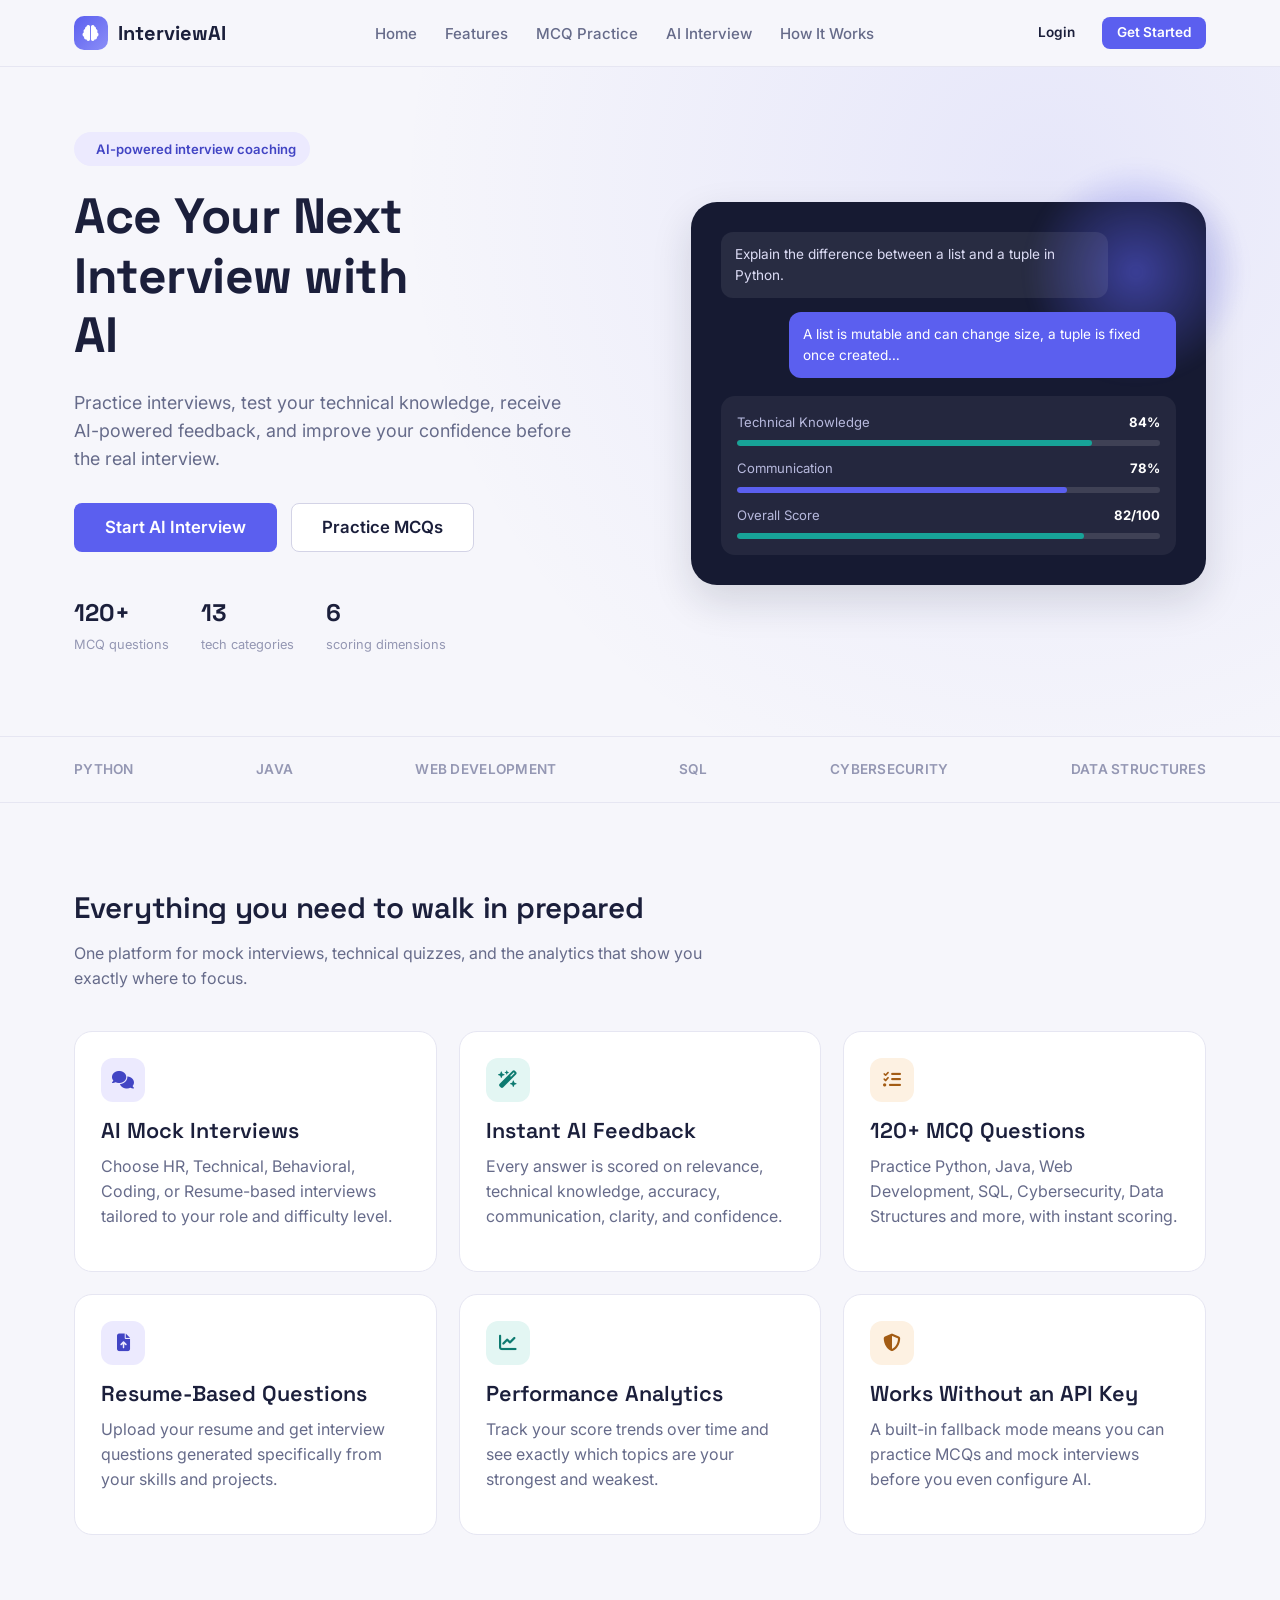
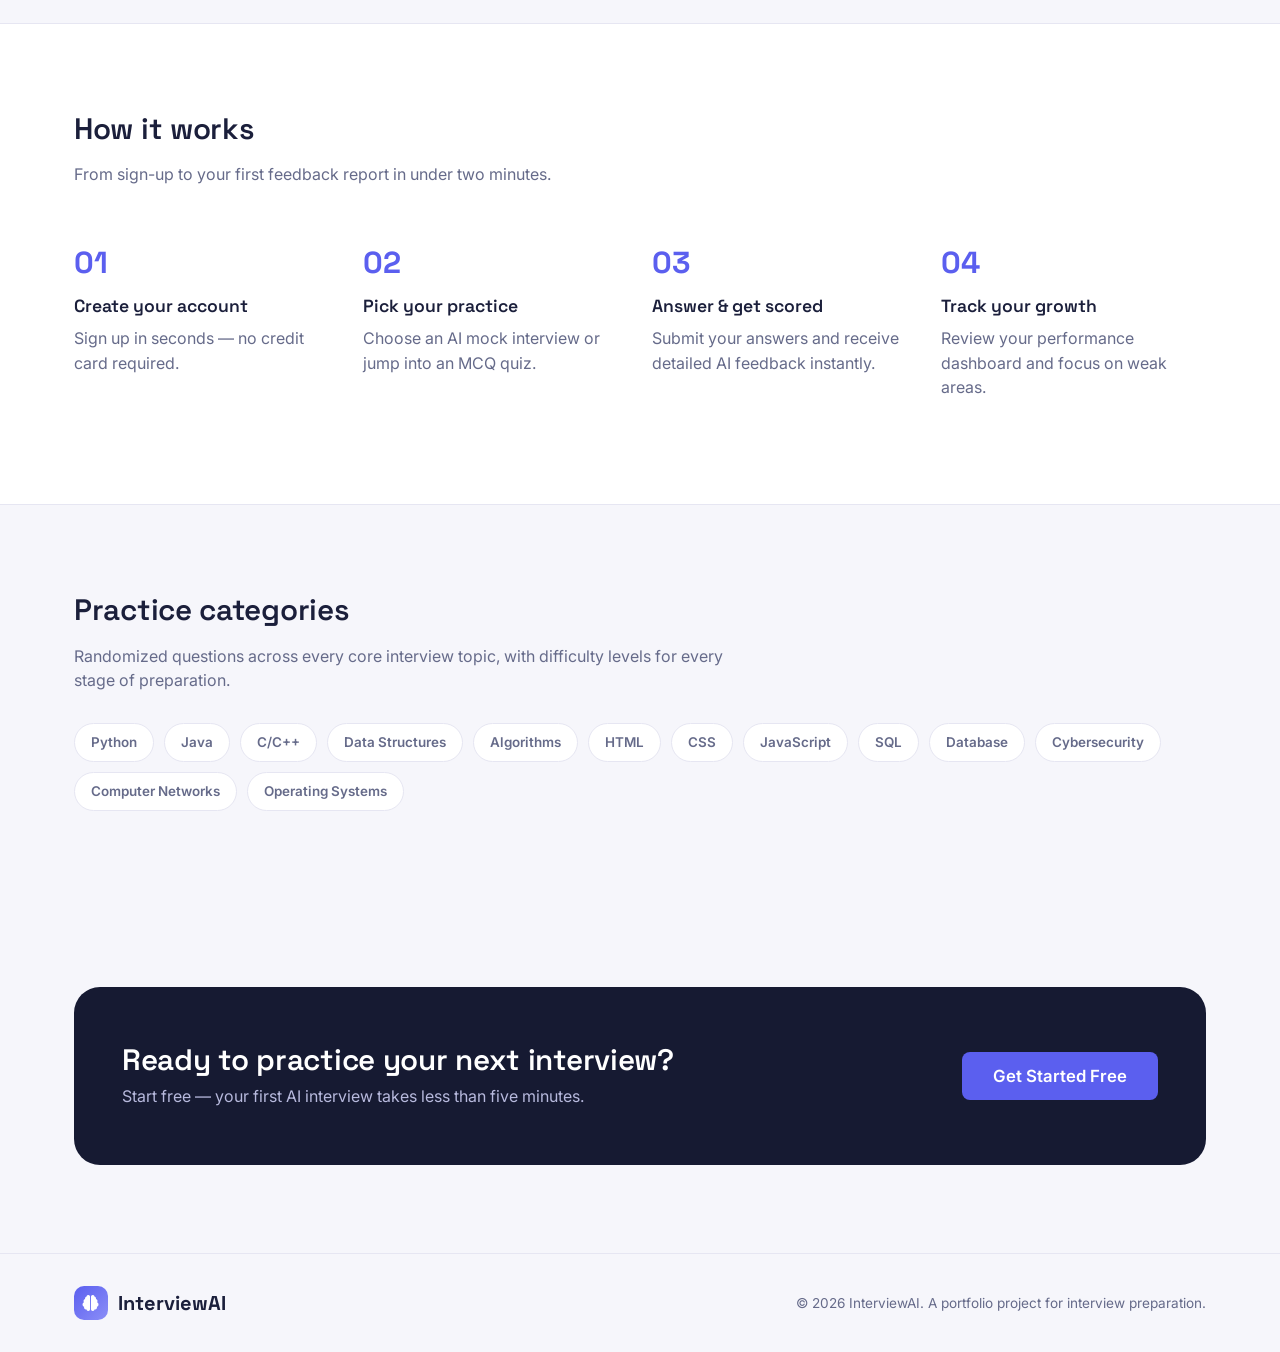
<file: frontend/index.html>
<!DOCTYPE html>
<html lang="en">
<head>
<meta charset="UTF-8" />
<meta name="viewport" content="width=device-width, initial-scale=1.0" />
<title>InterviewAI — Ace Your Next Interview with AI</title>
<link rel="stylesheet" href="assets/css/style.css" />
<link rel="stylesheet" href="https://cdnjs.cloudflare.com/ajax/libs/font-awesome/6.5.2/css/all.min.css" />
<style>
  .hero {
    padding: 64px 0 80px;
    background: radial-gradient(circle at 82% 18%, rgba(91,95,239,0.10), transparent 55%), var(--paper);
    overflow: hidden;
  }
  .hero-inner { display: grid; grid-template-columns: 1.05fr 0.95fr; gap: 48px; align-items: center; }
  .eyebrow-pill {
    display: inline-flex; align-items: center; gap: 8px;
    background: var(--accent-soft); color: var(--accent-dark);
    padding: 7px 14px; border-radius: 999px; font-size: 0.82rem; font-weight: 600; margin-bottom: 20px;
  }
  .hero h1 { font-size: 3.1rem; max-width: 12ch; }
  .hero p.lead { font-size: 1.12rem; max-width: 46ch; }
  .hero-actions { display: flex; gap: 14px; margin-top: 30px; flex-wrap: wrap; }
  .hero-stats { display: flex; gap: 32px; margin-top: 42px; }
  .hero-stats div strong { display: block; font-family: var(--font-heading); font-size: 1.5rem; color: var(--text); }
  .hero-stats div span { font-size: 0.8rem; color: var(--text-faint); }

  .hero-panel {
    background: var(--ink);
    border-radius: var(--radius-xl);
    padding: 30px;
    color: #fff;
    box-shadow: var(--shadow-lg);
    position: relative;
  }
  .hero-panel::before {
    content: "";
    position: absolute; inset: -40px -40px auto auto; width: 220px; height: 220px;
    background: radial-gradient(circle, rgba(91,95,239,0.55), transparent 70%);
    filter: blur(6px); z-index: 0;
  }
  .hero-panel-inner { position: relative; z-index: 1; }
  .hero-chat-row { display: flex; gap: 10px; margin-bottom: 14px; }
  .hero-chat-bubble { background: rgba(255,255,255,0.08); border-radius: 12px; padding: 12px 14px; font-size: 0.85rem; color: #dcdcf5; max-width: 85%; }
  .hero-chat-row.self { justify-content: flex-end; }
  .hero-chat-row.self .hero-chat-bubble { background: var(--accent); color: #fff; }
  .hero-score-card { background: rgba(255,255,255,0.06); border-radius: 14px; padding: 16px; margin-top: 18px; }
  .hero-score-card .row { display: flex; justify-content: space-between; font-size: 0.82rem; color: #b7b9dd; margin-bottom: 8px; }
  .hero-score-card .row strong { color: #fff; }
  .mini-bar { height: 6px; border-radius: 999px; background: rgba(255,255,255,0.12); overflow: hidden; margin-top: 3px; }
  .mini-bar span { display: block; height: 100%; background: var(--teal); border-radius: 999px; }

  .logos-strip { padding: 22px 0; border-top: 1px solid var(--border); border-bottom: 1px solid var(--border); }
  .logos-strip .container { display: flex; justify-content: space-between; flex-wrap: wrap; gap: 18px; color: var(--text-faint); font-size: 0.85rem; font-weight: 600; letter-spacing: 0.02em; }

  .feature-grid { display: grid; grid-template-columns: repeat(3, 1fr); gap: 22px; margin-top: 40px; }
  .feature-card { border: 1px solid var(--border); border-radius: var(--radius-lg); padding: 26px; background: var(--surface); }
  .feature-card .icon-badge {
    width: 44px; height: 44px; border-radius: 12px; background: var(--accent-soft); color: var(--accent-dark);
    display: flex; align-items: center; justify-content: center; font-size: 1.1rem; margin-bottom: 16px;
  }
  .feature-card:nth-child(3n+2) .icon-badge { background: var(--teal-soft); color: #0d7a70; }
  .feature-card:nth-child(3n) .icon-badge { background: var(--amber-soft); color: #a35c14; }

  .steps { counter-reset: step; display: grid; grid-template-columns: repeat(4, 1fr); gap: 24px; margin-top: 44px; }
  .step-item { position: relative; padding-top: 8px; }
  .step-number { font-family: var(--font-heading); font-weight: 700; font-size: 1.9rem; color: var(--accent); margin-bottom: 10px; }

  .mcq-strip { display: flex; flex-wrap: wrap; gap: 10px; margin-top: 30px; }
  .mcq-chip { background: var(--surface); border: 1px solid var(--border); border-radius: 999px; padding: 8px 16px; font-size: 0.84rem; font-weight: 600; color: var(--text-muted); }

  .cta-band {
    background: var(--ink); color: #fff; border-radius: var(--radius-xl); padding: 56px 48px;
    display: flex; align-items: center; justify-content: space-between; gap: 24px; flex-wrap: wrap;
  }
  .cta-band h2 { color: #fff; margin-bottom: 6px; }
  .cta-band p { color: #b7b9dd; margin: 0; }

  footer { border-top: 1px solid var(--border); padding: 32px 0; }
  footer .container { display: flex; justify-content: space-between; align-items: center; flex-wrap: wrap; gap: 12px; }
  footer p { margin: 0; font-size: 0.85rem; }

  @media (max-width: 980px) {
    .hero-inner { grid-template-columns: 1fr; }
    .hero h1 { font-size: 2.3rem; max-width: none; }
    .feature-grid, .steps { grid-template-columns: 1fr 1fr; }
  }
  @media (max-width: 640px) {
    .feature-grid, .steps { grid-template-columns: 1fr; }
    .hero-stats { flex-wrap: wrap; row-gap: 16px; }
    .cta-band { padding: 36px 26px; flex-direction: column; align-items: flex-start; }
  }
</style>
</head>
<body>

<nav class="public-nav">
  <div class="nav-inner">
    <a href="index.html" class="brand"><span class="brand-mark"><i class="fa-solid fa-brain"></i></span>InterviewAI</a>
    <ul class="nav-links">
      <li><a href="index.html">Home</a></li>
      <li><a href="index.html#features">Features</a></li>
      <li><a href="mcq.html">MCQ Practice</a></li>
      <li><a href="interview.html">AI Interview</a></li>
      <li><a href="index.html#how-it-works">How It Works</a></li>
    </ul>
    <div class="nav-actions">
      <a href="login.html" class="btn btn-ghost btn-sm">Login</a>
      <a href="signup.html" class="btn btn-primary btn-sm">Get Started</a>
    </div>
    <button class="nav-toggle" id="nav-toggle"><i class="fa-solid fa-bars"></i></button>
  </div>
</nav>

<section class="hero">
  <div class="container hero-inner">
    <div>
      <span class="eyebrow-pill"><i class="fa-solid fa-sparkles"></i> AI-powered interview coaching</span>
      <h1>Ace Your Next Interview with AI</h1>
      <p class="lead">Practice interviews, test your technical knowledge, receive AI-powered feedback, and improve your confidence before the real interview.</p>
      <div class="hero-actions">
        <a href="interview.html" class="btn btn-primary btn-lg">Start AI Interview</a>
        <a href="mcq.html" class="btn btn-secondary btn-lg">Practice MCQs</a>
      </div>
      <div class="hero-stats">
        <div><strong>120+</strong><span>MCQ questions</span></div>
        <div><strong>13</strong><span>tech categories</span></div>
        <div><strong>6</strong><span>scoring dimensions</span></div>
      </div>
    </div>
    <div class="hero-panel">
      <div class="hero-panel-inner">
        <div class="hero-chat-row">
          <div class="hero-chat-bubble">Explain the difference between a list and a tuple in Python.</div>
        </div>
        <div class="hero-chat-row self">
          <div class="hero-chat-bubble">A list is mutable and can change size, a tuple is fixed once created…</div>
        </div>
        <div class="hero-score-card">
          <div class="row"><span>Technical Knowledge</span><strong>84%</strong></div>
          <div class="mini-bar"><span style="width:84%;"></span></div>
          <div class="row" style="margin-top:12px;"><span>Communication</span><strong>78%</strong></div>
          <div class="mini-bar"><span style="width:78%; background: var(--accent);"></span></div>
          <div class="row" style="margin-top:12px;"><span>Overall Score</span><strong>82/100</strong></div>
          <div class="mini-bar"><span style="width:82%;"></span></div>
        </div>
      </div>
    </div>
  </div>
</section>

<section class="logos-strip">
  <div class="container">
    <span>PYTHON</span><span>JAVA</span><span>WEB DEVELOPMENT</span><span>SQL</span><span>CYBERSECURITY</span><span>DATA STRUCTURES</span>
  </div>
</section>

<section class="section" id="features">
  <div class="container">
    <h2>Everything you need to walk in prepared</h2>
    <p>One platform for mock interviews, technical quizzes, and the analytics that show you exactly where to focus.</p>
    <div class="feature-grid">
      <div class="feature-card">
        <div class="icon-badge"><i class="fa-solid fa-comments"></i></div>
        <h3>AI Mock Interviews</h3>
        <p>Choose HR, Technical, Behavioral, Coding, or Resume-based interviews tailored to your role and difficulty level.</p>
      </div>
      <div class="feature-card">
        <div class="icon-badge"><i class="fa-solid fa-wand-magic-sparkles"></i></div>
        <h3>Instant AI Feedback</h3>
        <p>Every answer is scored on relevance, technical knowledge, accuracy, communication, clarity, and confidence.</p>
      </div>
      <div class="feature-card">
        <div class="icon-badge"><i class="fa-solid fa-list-check"></i></div>
        <h3>120+ MCQ Questions</h3>
        <p>Practice Python, Java, Web Development, SQL, Cybersecurity, Data Structures and more, with instant scoring.</p>
      </div>
      <div class="feature-card">
        <div class="icon-badge"><i class="fa-solid fa-file-arrow-up"></i></div>
        <h3>Resume-Based Questions</h3>
        <p>Upload your resume and get interview questions generated specifically from your skills and projects.</p>
      </div>
      <div class="feature-card">
        <div class="icon-badge"><i class="fa-solid fa-chart-line"></i></div>
        <h3>Performance Analytics</h3>
        <p>Track your score trends over time and see exactly which topics are your strongest and weakest.</p>
      </div>
      <div class="feature-card">
        <div class="icon-badge"><i class="fa-solid fa-shield-halved"></i></div>
        <h3>Works Without an API Key</h3>
        <p>A built-in fallback mode means you can practice MCQs and mock interviews before you even configure AI.</p>
      </div>
    </div>
  </div>
</section>

<section class="section" id="how-it-works" style="background:var(--surface); border-top:1px solid var(--border); border-bottom:1px solid var(--border);">
  <div class="container">
    <h2>How it works</h2>
    <p>From sign-up to your first feedback report in under two minutes.</p>
    <div class="steps">
      <div class="step-item"><div class="step-number">01</div><h4>Create your account</h4><p>Sign up in seconds — no credit card required.</p></div>
      <div class="step-item"><div class="step-number">02</div><h4>Pick your practice</h4><p>Choose an AI mock interview or jump into an MCQ quiz.</p></div>
      <div class="step-item"><div class="step-number">03</div><h4>Answer & get scored</h4><p>Submit your answers and receive detailed AI feedback instantly.</p></div>
      <div class="step-item"><div class="step-number">04</div><h4>Track your growth</h4><p>Review your performance dashboard and focus on weak areas.</p></div>
    </div>
  </div>
</section>

<section class="section">
  <div class="container">
    <h2>Practice categories</h2>
    <p>Randomized questions across every core interview topic, with difficulty levels for every stage of preparation.</p>
    <div class="mcq-strip">
      <span class="mcq-chip">Python</span><span class="mcq-chip">Java</span><span class="mcq-chip">C/C++</span>
      <span class="mcq-chip">Data Structures</span><span class="mcq-chip">Algorithms</span><span class="mcq-chip">HTML</span>
      <span class="mcq-chip">CSS</span><span class="mcq-chip">JavaScript</span><span class="mcq-chip">SQL</span>
      <span class="mcq-chip">Database</span><span class="mcq-chip">Cybersecurity</span><span class="mcq-chip">Computer Networks</span>
      <span class="mcq-chip">Operating Systems</span>
    </div>
  </div>
</section>

<section class="section">
  <div class="container">
    <div class="cta-band">
      <div>
        <h2>Ready to practice your next interview?</h2>
        <p>Start free — your first AI interview takes less than five minutes.</p>
      </div>
      <a href="signup.html" class="btn btn-primary btn-lg">Get Started Free</a>
    </div>
  </div>
</section>

<footer>
  <div class="container">
    <a href="index.html" class="brand"><span class="brand-mark"><i class="fa-solid fa-brain"></i></span>InterviewAI</a>
    <p class="text-muted">&copy; 2026 InterviewAI. A portfolio project for interview preparation.</p>
  </div>
</footer>

</body>
</html>
</file>
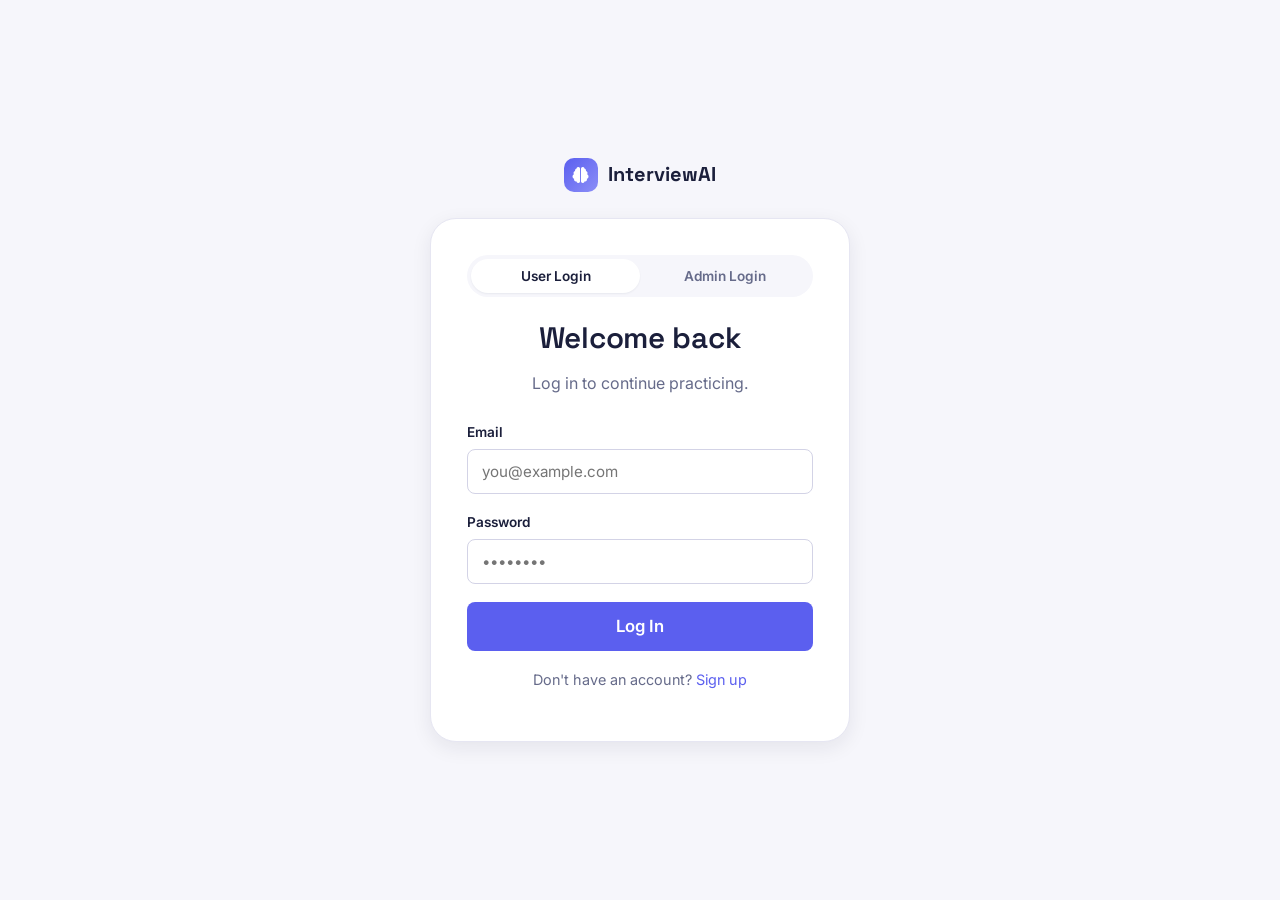
<file: frontend/admin.html>
<!DOCTYPE html>
<html lang="en">
<head>
<meta charset="UTF-8" />
<meta name="viewport" content="width=device-width, initial-scale=1.0" />
<title>Admin Dashboard — InterviewAI</title>
<link rel="stylesheet" href="assets/css/style.css" />
<link rel="stylesheet" href="https://cdnjs.cloudflare.com/ajax/libs/font-awesome/6.5.2/css/all.min.css" />
<style>
  .admin-toolbar { display:flex; justify-content:space-between; align-items:center; gap:12px; margin-bottom:16px; flex-wrap:wrap; }
  .admin-search { max-width:280px; }
  .pagination { display:flex; justify-content:flex-end; align-items:center; gap:10px; padding:14px 18px; font-size:0.85rem; color:var(--text-muted); }
</style>
</head>
<body>

<div class="app-shell" id="app-shell-root"></div>

<template id="admin-content-template">
  <div class="stat-grid mb-24">
    <div class="stat-card"><div class="stat-label">Total Users</div><div class="stat-value" id="admin-total-users">—</div></div>
    <div class="stat-card"><div class="stat-label">Total Interviews</div><div class="stat-value" id="admin-total-interviews">—</div></div>
    <div class="stat-card"><div class="stat-label">Total Quizzes</div><div class="stat-value" id="admin-total-quizzes">—</div></div>
    <div class="stat-card accent"><div class="stat-label">Avg Score (Interviews)</div><div class="stat-value" id="admin-avg-interview">—</div></div>
    <div class="stat-card accent"><div class="stat-label">Avg Score (Quizzes)</div><div class="stat-value" id="admin-avg-quiz">—</div></div>
    <div class="stat-card"><div class="stat-label">MCQ Questions</div><div class="stat-value" id="admin-total-mcq">—</div></div>
  </div>

  <div class="tabs">
    <button class="tab-btn active" data-tab="users">Users</button>
    <button class="tab-btn" data-tab="interviews">Interviews</button>
    <button class="tab-btn" data-tab="mcq">MCQ Questions</button>
  </div>

  <!-- USERS TAB -->
  <div id="tab-users" class="admin-tab">
    <div class="admin-toolbar">
      <input type="search" class="admin-search" id="user-search" placeholder="Search by name or email…" />
    </div>
    <div class="card card-flush">
      <div id="users-table-wrap"><div class="loading-block"><span class="spinner"></span> Loading users…</div></div>
      <div class="pagination" id="users-pagination"></div>
    </div>
  </div>

  <!-- INTERVIEWS TAB -->
  <div id="tab-interviews" class="admin-tab hidden">
    <div class="card card-flush">
      <div id="interviews-table-wrap"><div class="loading-block"><span class="spinner"></span> Loading interviews…</div></div>
      <div class="pagination" id="interviews-pagination"></div>
    </div>
  </div>

  <!-- MCQ TAB -->
  <div id="tab-mcq" class="admin-tab hidden">
    <div class="admin-toolbar">
      <select id="mcq-category-filter" class="admin-search">
        <option value="">All categories</option>
        <option>Python</option><option>Java</option><option>Data Structures</option>
        <option>Web Development</option><option>SQL</option><option>Cybersecurity</option>
      </select>
    </div>
    <div class="card card-flush">
      <div id="mcq-table-wrap"><div class="loading-block"><span class="spinner"></span> Loading questions…</div></div>
      <div class="pagination" id="mcq-pagination"></div>
    </div>
  </div>
</template>

<script src="assets/js/api.js"></script>
<script src="assets/js/common.js"></script>
<script src="assets/js/admin.js"></script>
</body>
</html>
</file>
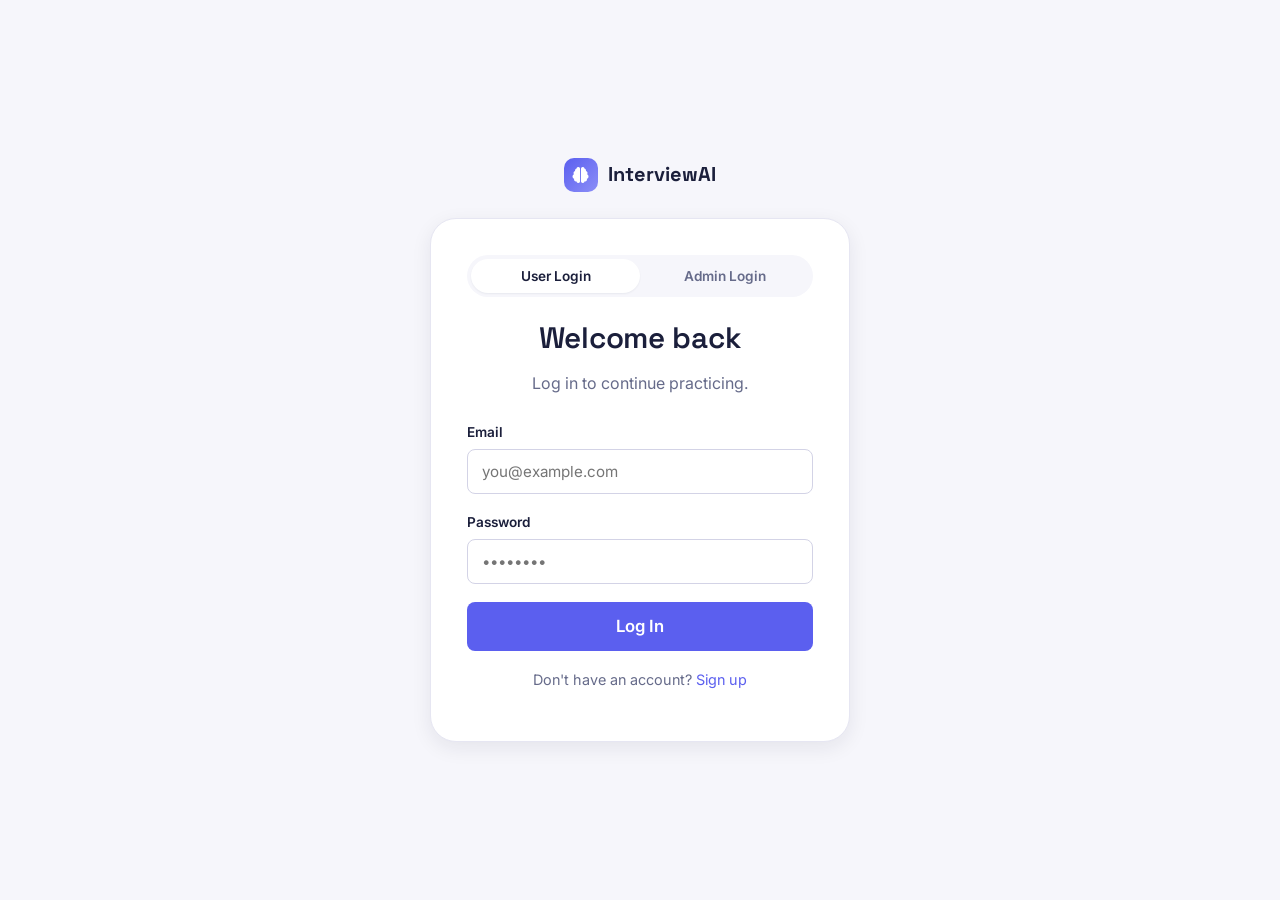
<file: frontend/history.html>
<!DOCTYPE html>
<html lang="en">
<head>
<meta charset="UTF-8" />
<meta name="viewport" content="width=device-width, initial-scale=1.0" />
<title>My Interviews — InterviewAI</title>
<link rel="stylesheet" href="assets/css/style.css" />
<link rel="stylesheet" href="https://cdnjs.cloudflare.com/ajax/libs/font-awesome/6.5.2/css/all.min.css" />
</head>
<body>

<div class="app-shell" id="app-shell-root"></div>

<template id="history-content-template">
  <div class="card card-flush">
    <div id="history-wrap"><div class="loading-block"><span class="spinner"></span> Loading your interview history…</div></div>
  </div>
</template>

<script src="assets/js/api.js"></script>
<script src="assets/js/common.js"></script>
<script src="assets/js/history.js"></script>
</body>
</html>
</file>
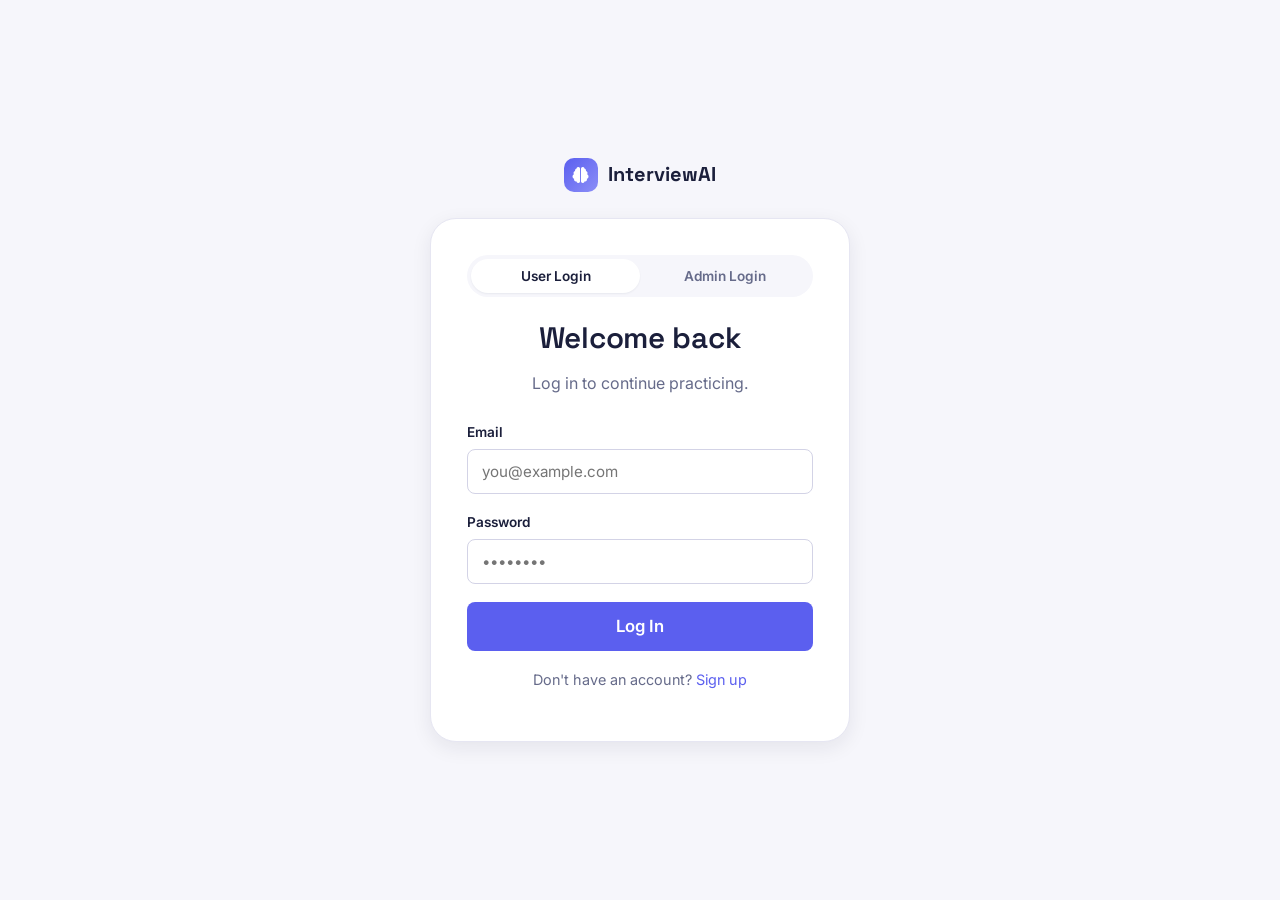
<file: frontend/interview-result.html>
<!DOCTYPE html>
<html lang="en">
<head>
<meta charset="UTF-8" />
<meta name="viewport" content="width=device-width, initial-scale=1.0" />
<title>Interview Result — InterviewAI</title>
<link rel="stylesheet" href="assets/css/style.css" />
<link rel="stylesheet" href="https://cdnjs.cloudflare.com/ajax/libs/font-awesome/6.5.2/css/all.min.css" />
<style>
  .result-hero { text-align:center; padding: 10px 0 28px; }
  .result-hero .big-score { font-family: var(--font-heading); font-size: 3.4rem; font-weight:700; color: var(--accent); }
  .score-grid { display:grid; grid-template-columns: repeat(4, 1fr); gap:16px; margin: 24px 0; }
  .qr-item { border:1px solid var(--border); border-radius: var(--radius-lg); padding:20px; margin-bottom:14px; }
  .qr-item .qr-head { display:flex; justify-content:space-between; align-items:flex-start; gap:12px; margin-bottom:10px; }
  .qr-item .qr-question { font-weight:600; max-width:75%; }
  .qr-answer { background: var(--paper); border-radius: var(--radius-md); padding: 12px 14px; font-size:0.88rem; color: var(--text-muted); margin-bottom:10px; }
  @media (max-width: 700px) { .score-grid { grid-template-columns: repeat(2,1fr); } }
</style>
</head>
<body>

<div class="app-shell" id="app-shell-root"></div>

<template id="result-content-template">
  <div id="result-loading" class="loading-block"><span class="spinner"></span> Loading your results…</div>

  <div id="result-body" class="hidden">
    <div class="card result-hero">
      <p class="text-muted mb-8" style="margin:0;">Interview Completed 🎉</p>
      <div class="big-score"><span id="overall-score">0</span>%</div>
      <p class="text-muted" id="result-meta"></p>
    </div>

    <div class="score-grid">
      <div class="stat-card"><div class="stat-label">Technical Knowledge</div><div class="stat-value" id="score-technical">0%</div></div>
      <div class="stat-card"><div class="stat-label">Communication</div><div class="stat-value" id="score-communication">0%</div></div>
      <div class="stat-card"><div class="stat-label">Relevance</div><div class="stat-value" id="score-relevance">0%</div></div>
      <div class="stat-card"><div class="stat-label">Clarity</div><div class="stat-value" id="score-clarity">0%</div></div>
    </div>

    <div class="grid-2 mb-24">
      <div class="card">
        <h4><i class="fa-solid fa-star" style="color:var(--teal);"></i> Strong Areas</h4>
        <ul id="strong-areas-list"></ul>
      </div>
      <div class="card">
        <h4><i class="fa-solid fa-triangle-exclamation" style="color:var(--amber);"></i> Areas to Improve</h4>
        <ul id="weak-areas-list"></ul>
      </div>
    </div>

    <div class="card mb-24">
      <h4><i class="fa-solid fa-lightbulb" style="color:var(--accent);"></i> AI Recommendations</h4>
      <ul id="recommendations-list"></ul>
    </div>

    <h3 class="mb-16">Question Review</h3>
    <div id="question-review-wrap"></div>

    <div class="flex gap-12 mt-24">
      <a href="interview.html" class="btn btn-primary btn-lg">Retry Interview</a>
      <a href="dashboard.html" class="btn btn-secondary btn-lg">Back to Dashboard</a>
    </div>
  </div>
</template>

<script src="assets/js/api.js"></script>
<script src="assets/js/common.js"></script>
<script src="assets/js/interview-result.js"></script>
</body>
</html>
</file>
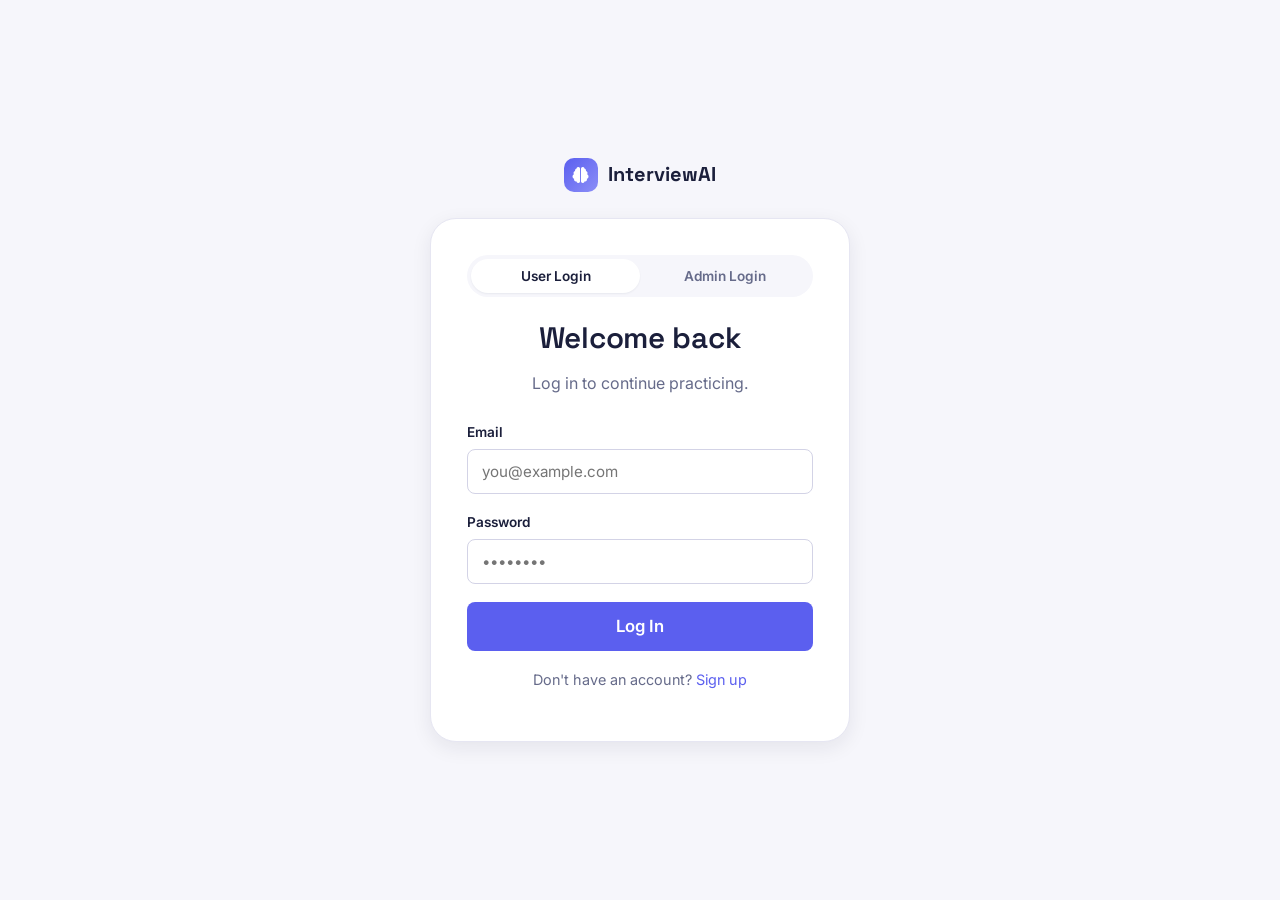
<file: frontend/interview.html>
<!DOCTYPE html>
<html lang="en">
<head>
<meta charset="UTF-8" />
<meta name="viewport" content="width=device-width, initial-scale=1.0" />
<title>AI Interview — InterviewAI</title>
<link rel="stylesheet" href="assets/css/style.css" />
<link rel="stylesheet" href="https://cdnjs.cloudflare.com/ajax/libs/font-awesome/6.5.2/css/all.min.css" />
<style>
  .interview-stage { max-width: 780px; margin: 0 auto; }
  .interviewer-row { display:flex; align-items:center; gap:12px; margin-bottom:18px; }
  .interviewer-avatar { width:44px;height:44px;border-radius:50%;background:var(--ink);color:#fff;display:flex;align-items:center;justify-content:center;font-size:1.1rem; }
  .question-card { background:var(--surface); border:1px solid var(--border); border-radius:var(--radius-xl); padding:30px; margin-bottom:20px; }
  .question-meta { display:flex; justify-content:space-between; align-items:center; margin-bottom:14px; font-size:0.82rem; color:var(--text-muted); font-weight:600; }
  .question-text { font-family: var(--font-heading); font-size:1.3rem; font-weight:600; line-height:1.4; }
  .answer-actions { display:flex; justify-content:space-between; align-items:center; margin-top:14px; flex-wrap:wrap; gap:10px; }
  .mic-btn.recording { background: var(--red); color:#fff; border-color: var(--red); }
  .eval-score-ring { width:110px;height:110px; border-radius:50%; display:flex; align-items:center; justify-content:center; flex-direction:column; background: conic-gradient(var(--accent) calc(var(--pct) * 1%), var(--border) 0); margin: 0 auto 18px; }
  .eval-score-ring .inner { width:86px;height:86px;border-radius:50%;background:var(--surface);display:flex;flex-direction:column;align-items:center;justify-content:center; }
  .eval-score-ring .inner strong { font-family: var(--font-heading); font-size:1.6rem; }
  .eval-score-ring .inner span { font-size:0.7rem; color:var(--text-faint); }
  .sub-scores { display:grid; grid-template-columns: repeat(3, 1fr); gap:12px; margin: 18px 0; }
  .sub-score-item { text-align:center; }
  .sub-score-item .label { font-size:0.72rem; color:var(--text-muted); margin-bottom:6px; }
  .sub-score-item .val { font-weight:700; font-family: var(--font-heading); }
  .feedback-cols { display:grid; grid-template-columns: 1fr 1fr; gap:20px; margin-top:20px; }
  .feedback-list { list-style:none; padding:0; margin:0; }
  .feedback-list li { padding:8px 0 8px 26px; position:relative; font-size:0.88rem; color:var(--text); border-bottom:1px solid var(--border); }
  .feedback-list li:last-child { border-bottom:none; }
  .feedback-list.strengths li::before { content:"\f00c"; font-family:"Font Awesome 6 Free"; font-weight:900; color:var(--teal); position:absolute; left:0; }
  .feedback-list.weaknesses li::before { content:"\f06a"; font-family:"Font Awesome 6 Free"; font-weight:900; color:var(--amber); position:absolute; left:0; }
  @media (max-width: 700px) { .feedback-cols { grid-template-columns: 1fr; } .sub-scores { grid-template-columns: repeat(2,1fr); } }
</style>
</head>
<body>

<div class="app-shell" id="app-shell-root"></div>

<template id="interview-content-template">

  <!-- ================= SETUP PANEL ================= -->
  <div id="panel-setup" class="interview-stage">
    <div class="card">
      <h3 class="mb-8">Set up your mock interview</h3>
      <p class="text-muted mb-24">Choose the type, role, and difficulty. Questions are generated based on your selection.</p>

      <div class="field">
        <label>Interview Type</label>
        <div class="radio-cards" id="type-options">
          <div class="radio-card" data-value="HR">HR</div>
          <div class="radio-card" data-value="Technical">Technical</div>
          <div class="radio-card" data-value="Behavioral">Behavioral</div>
          <div class="radio-card" data-value="Coding">Coding</div>
          <div class="radio-card" data-value="Resume Based">Resume Based</div>
        </div>
      </div>

      <div class="field">
        <label for="job-role-select">Job Role</label>
        <select id="job-role-select">
          <option value="Python Developer">Python Developer</option>
          <option value="Java Developer">Java Developer</option>
          <option value="Web Developer">Web Developer</option>
          <option value="Software Developer">Software Developer</option>
          <option value="Data Analyst">Data Analyst</option>
          <option value="Cybersecurity">Cybersecurity</option>
          <option value="Custom">Custom…</option>
        </select>
      </div>
      <div class="field hidden" id="custom-role-field">
        <label for="custom-role-input">Custom Job Role</label>
        <input type="text" id="custom-role-input" placeholder="e.g. DevOps Engineer" />
      </div>

      <div class="field hidden" id="resume-field">
        <label for="resume-select">Which resume should questions be based on?</label>
        <select id="resume-select"></select>
        <div class="hint">No resumes yet? <a href="resume.html">Upload one first</a>.</div>
      </div>

      <div class="input-row">
        <div class="field">
          <label>Difficulty</label>
          <div class="radio-cards" id="difficulty-options">
            <div class="radio-card" data-value="Easy">Easy</div>
            <div class="radio-card" data-value="Medium">Medium</div>
            <div class="radio-card" data-value="Hard">Hard</div>
          </div>
        </div>
        <div class="field">
          <label>Number of Questions</label>
          <div class="radio-cards" id="count-options">
            <div class="radio-card" data-value="5">5</div>
            <div class="radio-card" data-value="10">10</div>
            <div class="radio-card" data-value="15">15</div>
          </div>
        </div>
      </div>

      <button class="btn btn-primary btn-lg btn-block mt-16" id="start-interview-btn">Start Interview</button>
    </div>
  </div>

  <!-- ================= INTERVIEW PANEL ================= -->
  <div id="panel-interview" class="interview-stage hidden">
    <div class="interviewer-row">
      <div class="interviewer-avatar"><i class="fa-solid fa-robot"></i></div>
      <div><strong>AI Interviewer</strong><div class="text-muted" style="font-size:0.8rem;" id="interview-context-label"></div></div>
    </div>

    <div class="flex-between mb-8">
      <span class="text-muted" style="font-size:0.85rem;font-weight:600;" id="question-counter">Question 1 / 5</span>
      <span class="timer-pill" id="question-timer"><i class="fa-regular fa-clock"></i> 00:00</span>
    </div>
    <div class="progress-track mb-24"><div class="progress-fill" id="interview-progress" style="width:0%;"></div></div>

    <div class="question-card">
      <div class="question-text" id="question-text">Loading question…</div>
    </div>

    <div class="card">
      <label for="answer-box" style="font-weight:600;font-size:0.88rem;display:block;margin-bottom:10px;">Your Answer</label>
      <textarea id="answer-box" placeholder="Type your answer here, or use the mic to dictate it…" rows="7"></textarea>
      <div class="answer-actions">
        <button class="btn btn-secondary mic-btn" id="mic-btn"><i class="fa-solid fa-microphone"></i> Record Answer</button>
        <div class="flex gap-8">
          <button class="btn btn-ghost" id="end-interview-btn">End Interview</button>
          <button class="btn btn-primary" id="submit-answer-btn">Submit Answer</button>
        </div>
      </div>
    </div>
  </div>

  <!-- ================= EVALUATION PANEL ================= -->
  <div id="panel-evaluation" class="interview-stage hidden">
    <div class="card">
      <div class="eval-score-ring" id="eval-score-ring" style="--pct:0;">
        <div class="inner"><strong id="eval-score-value">0</strong><span>OVERALL</span></div>
      </div>
      <div class="sub-scores">
        <div class="sub-score-item"><div class="label">Relevance</div><div class="val" id="eval-relevance">0</div></div>
        <div class="sub-score-item"><div class="label">Technical</div><div class="val" id="eval-technical">0</div></div>
        <div class="sub-score-item"><div class="label">Accuracy</div><div class="val" id="eval-accuracy">0</div></div>
        <div class="sub-score-item"><div class="label">Communication</div><div class="val" id="eval-communication">0</div></div>
        <div class="sub-score-item"><div class="label">Clarity</div><div class="val" id="eval-clarity">0</div></div>
        <div class="sub-score-item"><div class="label">Confidence</div><div class="val" id="eval-confidence">0</div></div>
      </div>

      <div class="feedback-cols">
        <div>
          <h4>Strengths</h4>
          <ul class="feedback-list strengths" id="eval-strengths"></ul>
        </div>
        <div>
          <h4>Improve</h4>
          <ul class="feedback-list weaknesses" id="eval-weaknesses"></ul>
        </div>
      </div>

      <div class="card mt-24" style="background:var(--paper);">
        <h4>Suggested Improved Answer</h4>
        <p id="eval-improved" style="margin:0;"></p>
      </div>

      <button class="btn btn-primary btn-lg btn-block mt-24" id="continue-interview-btn">Continue Interview</button>
    </div>
  </div>

  <!-- ================= LOADING OVERLAY ================= -->
  <div id="interview-loading" class="loading-block hidden"><span class="spinner"></span> Working on it…</div>

</template>

<script src="assets/js/api.js"></script>
<script src="assets/js/common.js"></script>
<script src="assets/js/interview.js"></script>
</body>
</html>
</file>
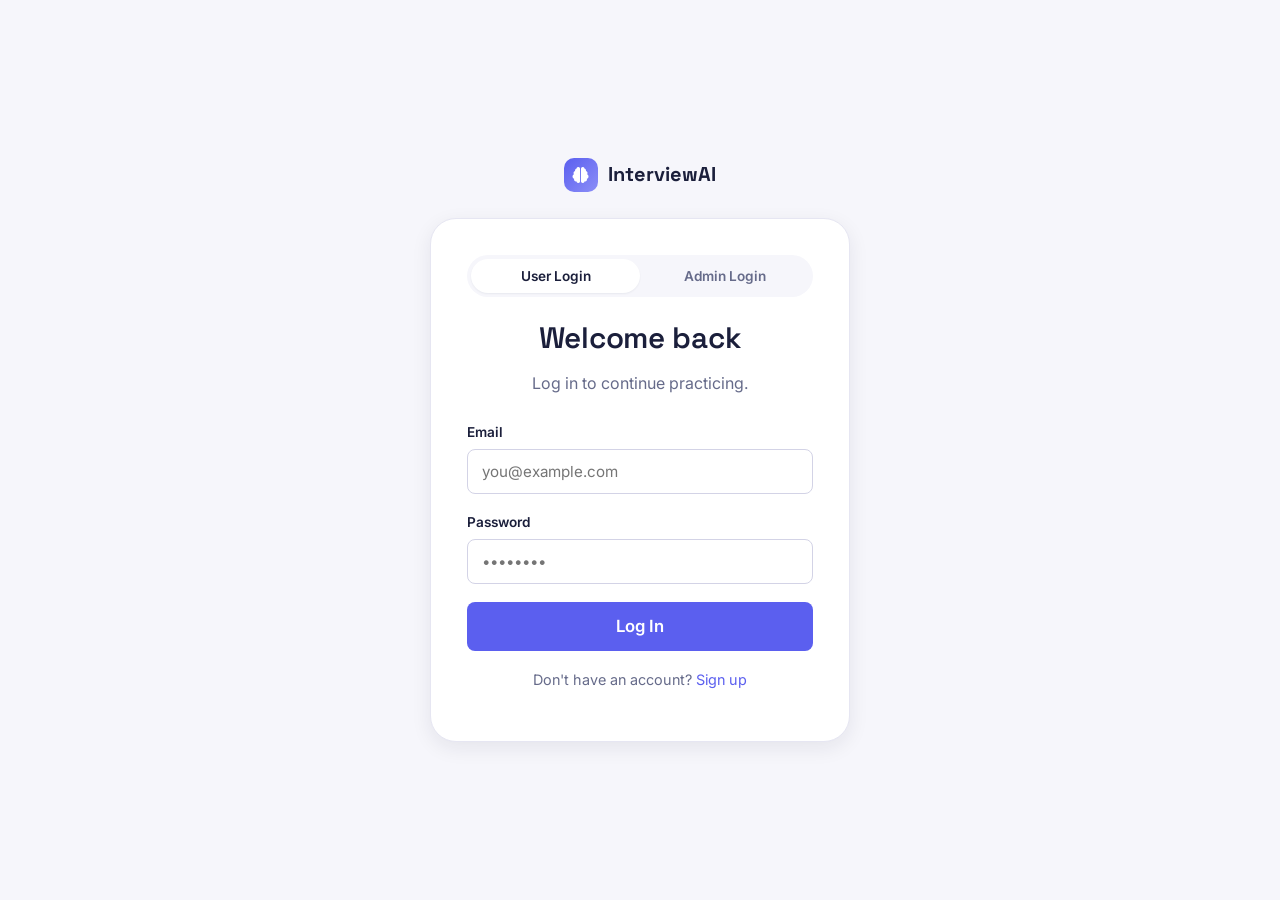
<file: frontend/login.html>
<!DOCTYPE html>
<html lang="en">
<head>
<meta charset="UTF-8" />
<meta name="viewport" content="width=device-width, initial-scale=1.0" />
<title>Login — InterviewAI</title>
<link rel="stylesheet" href="assets/css/style.css" />
<link rel="stylesheet" href="https://cdnjs.cloudflare.com/ajax/libs/font-awesome/6.5.2/css/all.min.css" />
<style>
  .auth-wrap { min-height: 100vh; display: flex; align-items: center; justify-content: center; padding: 32px 20px; }
  .auth-card { width: 100%; max-width: 420px; }
  .auth-card .brand { justify-content: center; margin-bottom: 26px; }
  .auth-panel { background: var(--surface); border: 1px solid var(--border); border-radius: var(--radius-xl); padding: 36px; box-shadow: var(--shadow-md); }
  .auth-panel h2 { text-align: center; }
  .auth-panel p.sub { text-align: center; margin-bottom: 26px; }
  .auth-switch { text-align: center; margin-top: 18px; font-size: 0.9rem; color: var(--text-muted); }
  .divider-tab { display: flex; background: var(--paper); border-radius: 999px; padding: 4px; margin-bottom: 24px; }
  .divider-tab button { flex: 1; border: none; background: none; padding: 9px; border-radius: 999px; font-weight: 600; font-size: 0.85rem; color: var(--text-muted); cursor: pointer; }
  .divider-tab button.active { background: var(--surface); color: var(--text); box-shadow: var(--shadow-sm); }
</style>
</head>
<body>

<div class="auth-wrap">
  <div class="auth-card">
    <a href="index.html" class="brand"><span class="brand-mark"><i class="fa-solid fa-brain"></i></span>InterviewAI</a>
    <div class="auth-panel">
      <div class="divider-tab">
        <button type="button" class="active" id="tab-user">User Login</button>
        <button type="button" id="tab-admin">Admin Login</button>
      </div>
      <h2 id="form-title">Welcome back</h2>
      <p class="sub text-muted" id="form-sub">Log in to continue practicing.</p>

      <div id="expired-banner" class="error-state hidden mb-16">Your session expired. Please log in again.</div>

      <form id="login-form" novalidate>
        <div class="field">
          <label for="email">Email</label>
          <input type="email" id="email" name="email" placeholder="you@example.com" required />
          <div class="field-error">Enter a valid email address.</div>
        </div>
        <div class="field">
          <label for="password">Password</label>
          <input type="password" id="password" name="password" placeholder="••••••••" required />
          <div class="field-error">Password is required.</div>
        </div>
        <button type="submit" class="btn btn-primary btn-block btn-lg" id="login-submit">
          <span id="login-submit-label">Log In</span>
        </button>
      </form>

      <p class="auth-switch">Don't have an account? <a href="signup.html">Sign up</a></p>
    </div>
  </div>
</div>

<script src="assets/js/api.js"></script>
<script src="assets/js/common.js"></script>
<script src="assets/js/auth.js"></script>
</body>
</html>
</file>
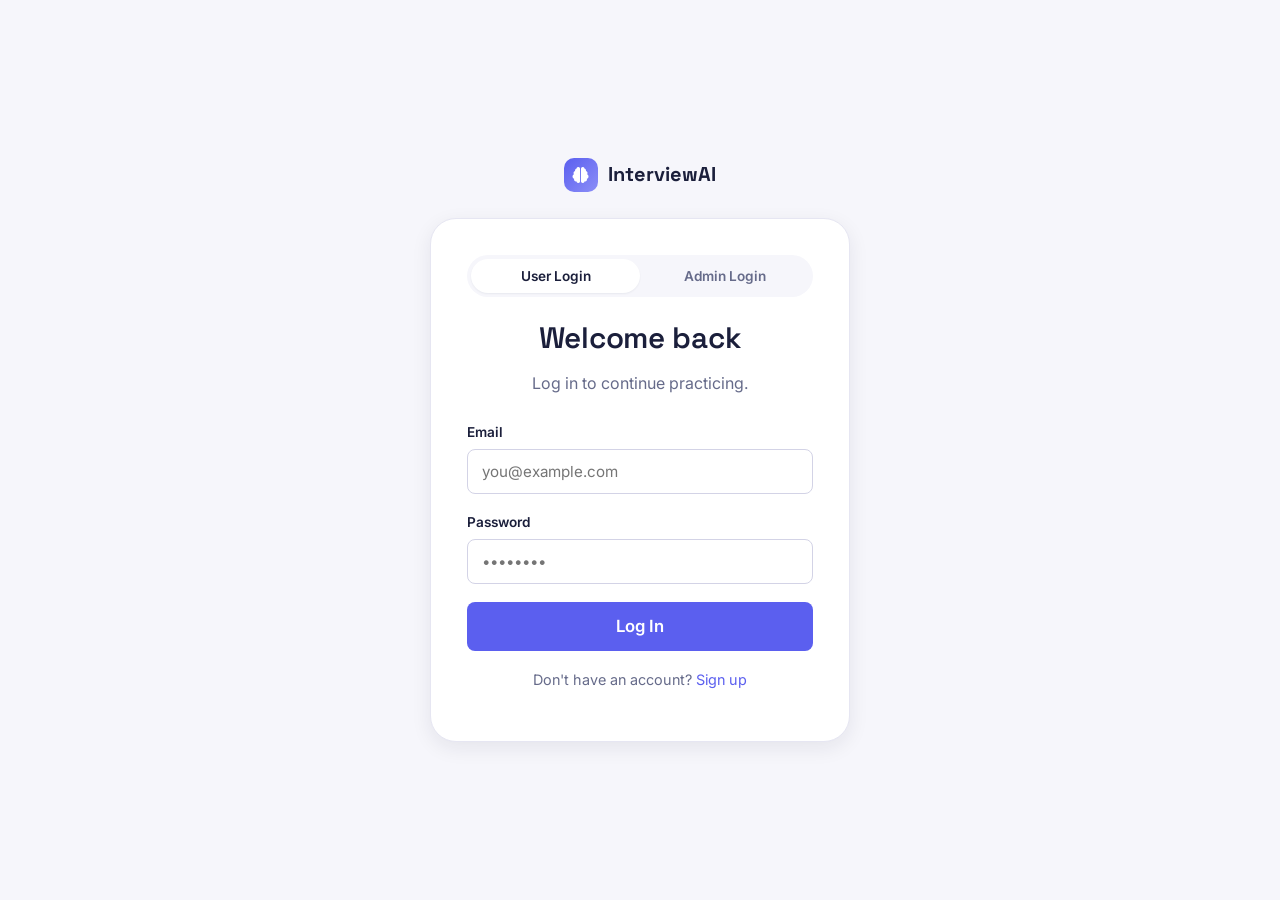
<file: frontend/mcq.html>
<!DOCTYPE html>
<html lang="en">
<head>
<meta charset="UTF-8" />
<meta name="viewport" content="width=device-width, initial-scale=1.0" />
<title>MCQ Practice — InterviewAI</title>
<link rel="stylesheet" href="assets/css/style.css" />
<link rel="stylesheet" href="https://cdnjs.cloudflare.com/ajax/libs/font-awesome/6.5.2/css/all.min.css" />
<style>
  .category-grid { display:grid; grid-template-columns: repeat(auto-fill, minmax(220px, 1fr)); gap:16px; margin-top: 18px; }
  .category-card { border:1px solid var(--border); border-radius: var(--radius-lg); padding:20px; cursor:pointer; background:var(--surface); transition: all 0.15s ease; }
  .category-card:hover { border-color: var(--accent); box-shadow: var(--shadow-sm); }
  .category-card.selected { border-color: var(--accent); background: var(--accent-soft); }
  .category-card .cat-icon { width:40px;height:40px;border-radius:10px;background:var(--accent-soft);color:var(--accent-dark);display:flex;align-items:center;justify-content:center;margin-bottom:12px; }
  .category-card .cat-count { font-size:0.78rem; color:var(--text-faint); }

  .quiz-stage { max-width: 760px; margin:0 auto; }
  .option-btn { display:block; width:100%; text-align:left; padding:14px 18px; border:1.5px solid var(--border-strong); border-radius: var(--radius-md); background:var(--surface); margin-bottom:10px; cursor:pointer; font-size:0.95rem; transition: all 0.12s ease; }
  .option-btn:hover { border-color: var(--accent); }
  .option-btn.selected { border-color: var(--accent); background: var(--accent-soft); font-weight:600; }
  .option-btn .opt-letter { display:inline-flex; width:24px;height:24px;border-radius:50%;background:var(--paper); align-items:center; justify-content:center; font-size:0.78rem; font-weight:700; margin-right:10px; color:var(--text-muted); }
  .option-btn.selected .opt-letter { background:var(--accent); color:#fff; }
  .quiz-nav { display:flex; justify-content:space-between; margin-top:20px; gap:10px; flex-wrap:wrap; }
</style>
</head>
<body>

<div class="app-shell" id="app-shell-root"></div>

<template id="mcq-content-template">

  <!-- ============ SETUP PANEL ============ -->
  <div id="panel-mcq-setup">
    <div id="category-select-view">
      <h3 class="mb-8">Choose a category</h3>
      <p class="text-muted">Pick a topic, then set your difficulty and question count.</p>
      <div class="category-grid" id="category-grid">
        <div class="loading-block" style="grid-column:1/-1;"><span class="spinner"></span> Loading categories…</div>
      </div>
    </div>

    <div id="quiz-options-view" class="card hidden mt-24" style="max-width:520px;">
      <button class="btn btn-ghost btn-sm mb-16" id="back-to-categories"><i class="fa-solid fa-arrow-left"></i> Change category</button>
      <h3 id="selected-category-title" style="margin-bottom:20px;"></h3>

      <div class="field">
        <label>Difficulty</label>
        <div class="radio-cards" id="mcq-difficulty-options">
          <div class="radio-card" data-value="Easy">Easy</div>
          <div class="radio-card" data-value="Medium">Medium</div>
          <div class="radio-card" data-value="Hard">Hard</div>
        </div>
      </div>
      <div class="field">
        <label>Number of Questions</label>
        <div class="radio-cards" id="mcq-count-options">
          <div class="radio-card" data-value="10">10</div>
          <div class="radio-card" data-value="20">20</div>
          <div class="radio-card" data-value="30">30</div>
        </div>
      </div>
      <button class="btn btn-primary btn-lg btn-block mt-16" id="start-quiz-btn">Start Quiz</button>
    </div>
  </div>

  <!-- ============ QUIZ PANEL ============ -->
  <div id="panel-mcq-quiz" class="quiz-stage hidden">
    <div class="flex-between mb-8">
      <span class="text-muted" style="font-size:0.85rem;font-weight:600;" id="mcq-counter">Question 1 / 10</span>
      <span class="timer-pill" id="mcq-timer"><i class="fa-regular fa-clock"></i> 00:00</span>
    </div>
    <div class="progress-track mb-24"><div class="progress-fill teal" id="mcq-progress" style="width:0%;"></div></div>

    <div class="card mb-20">
      <h3 id="mcq-question-text" style="margin-bottom:22px;"></h3>
      <div id="mcq-options-wrap"></div>
    </div>

    <div class="quiz-nav">
      <button class="btn btn-secondary" id="mcq-prev-btn"><i class="fa-solid fa-arrow-left"></i> Previous</button>
      <div class="flex gap-10">
        <button class="btn btn-primary hidden" id="mcq-next-btn">Next <i class="fa-solid fa-arrow-right"></i></button>
        <button class="btn btn-primary hidden" id="mcq-submit-btn">Submit Quiz</button>
      </div>
    </div>
  </div>

</template>

<script src="assets/js/api.js"></script>
<script src="assets/js/common.js"></script>
<script src="assets/js/mcq.js"></script>
</body>
</html>
</file>
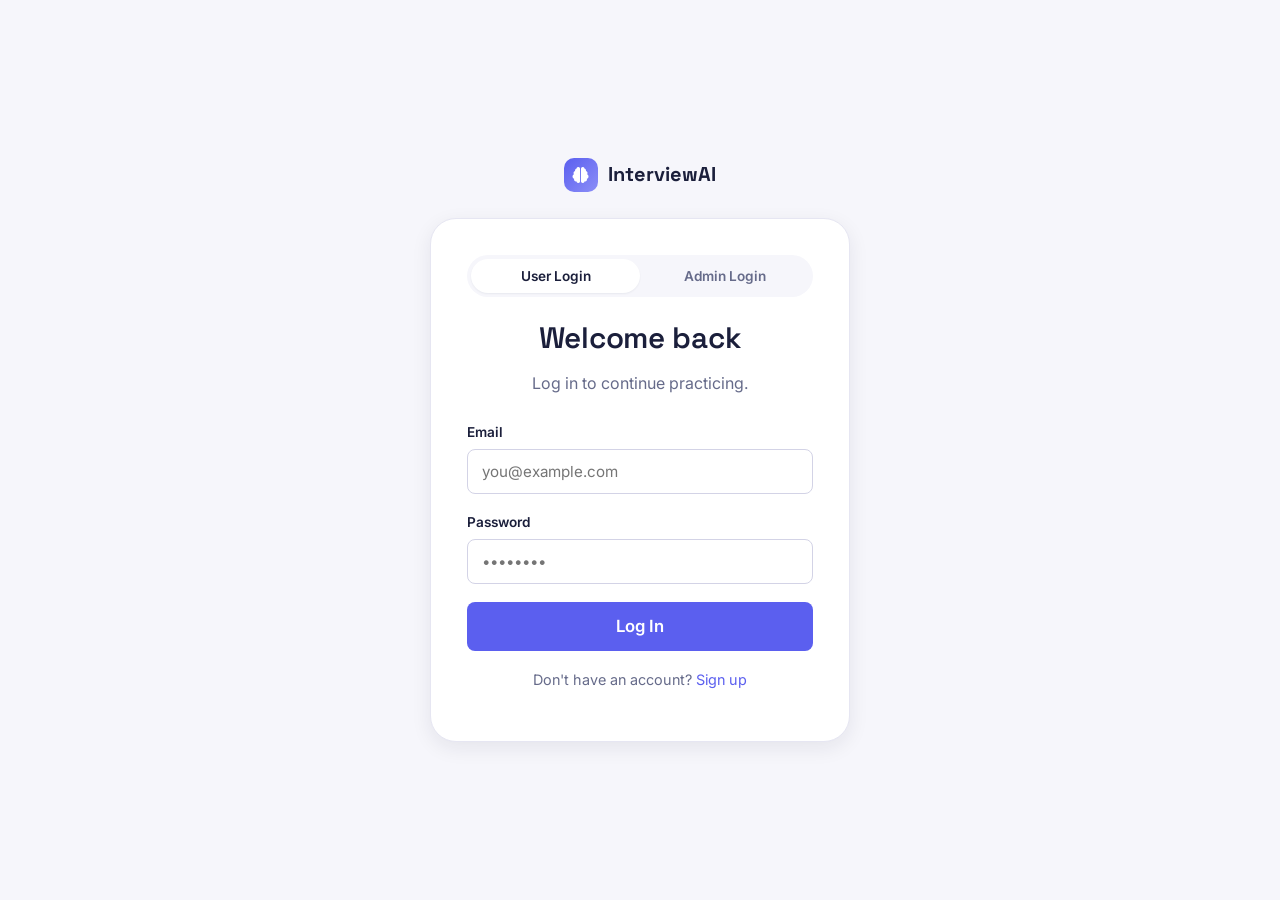
<file: frontend/profile.html>
<!DOCTYPE html>
<html lang="en">
<head>
<meta charset="UTF-8" />
<meta name="viewport" content="width=device-width, initial-scale=1.0" />
<title>Profile — InterviewAI</title>
<link rel="stylesheet" href="assets/css/style.css" />
<link rel="stylesheet" href="https://cdnjs.cloudflare.com/ajax/libs/font-awesome/6.5.2/css/all.min.css" />
</head>
<body>

<div class="app-shell" id="app-shell-root"></div>

<template id="profile-content-template">
  <div class="card" style="max-width:620px;">
    <div class="flex gap-16 mb-24" style="align-items:center;">
      <div class="avatar" id="profile-avatar" style="width:60px;height:60px;font-size:1.3rem;">--</div>
      <div>
        <h3 style="margin-bottom:2px;" id="profile-name-display">—</h3>
        <p class="text-muted" style="margin:0;" id="profile-email-display">—</p>
      </div>
    </div>

    <form id="profile-form">
      <div class="field">
        <label for="full_name">Full Name</label>
        <input type="text" id="full_name" />
      </div>
      <div class="field">
        <label for="email">Email</label>
        <input type="email" id="email" disabled />
        <div class="hint">Email cannot be changed.</div>
      </div>
      <div class="field">
        <label for="education">Education</label>
        <input type="text" id="education" placeholder="e.g. B.Tech Computer Science" />
      </div>
      <div class="field">
        <label for="skills">Skills</label>
        <textarea id="skills" rows="3" placeholder="e.g. Python, FastAPI, MySQL, React"></textarea>
      </div>
      <div class="field">
        <label for="target_role">Target Job Role</label>
        <input type="text" id="target_role" placeholder="e.g. Backend Developer" />
      </div>
      <button type="submit" class="btn btn-primary" id="profile-save-btn">Save Changes</button>
    </form>
  </div>
</template>

<script src="assets/js/api.js"></script>
<script src="assets/js/common.js"></script>
<script src="assets/js/profile.js"></script>
</body>
</html>
</file>
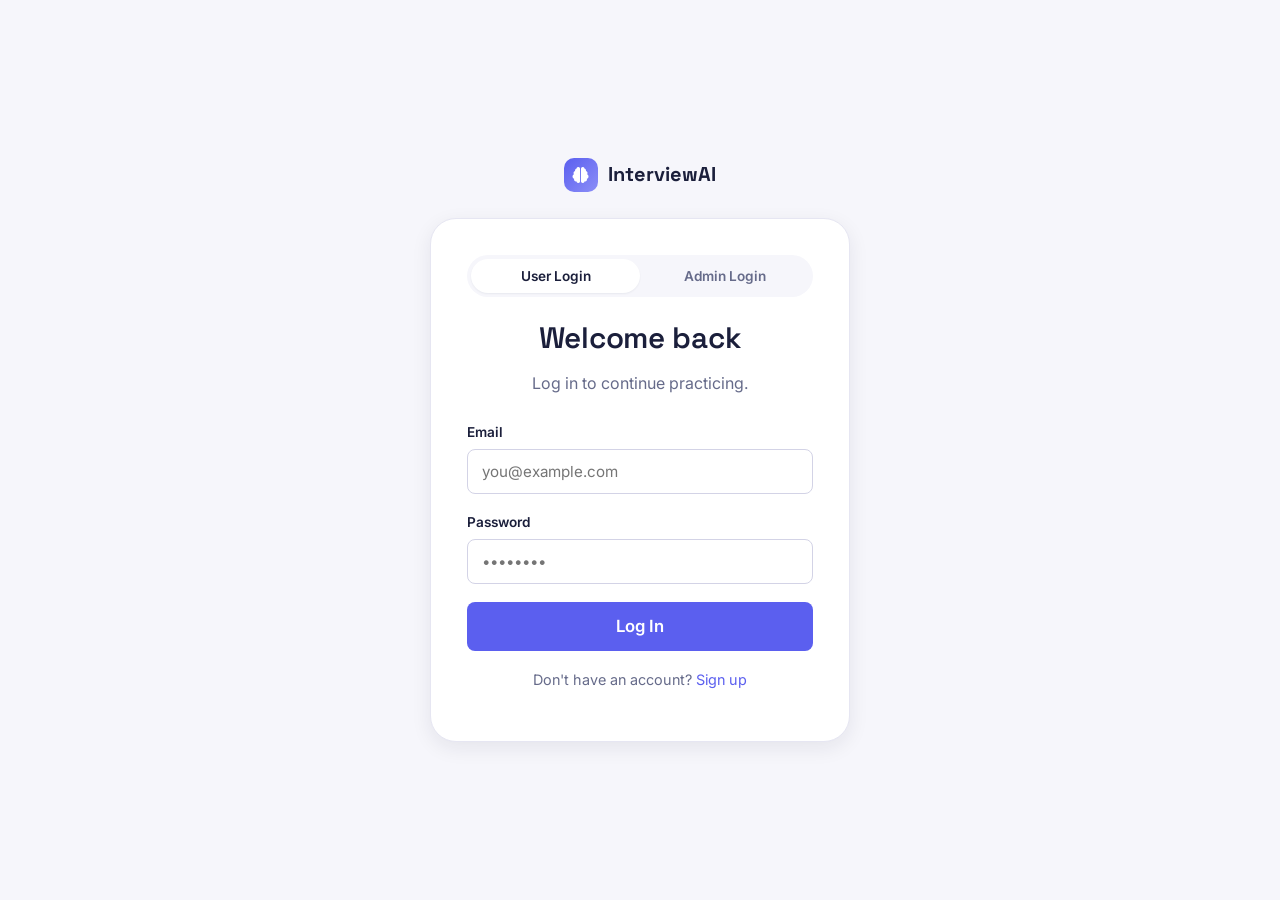
<file: frontend/quiz-result.html>
<!DOCTYPE html>
<html lang="en">
<head>
<meta charset="UTF-8" />
<meta name="viewport" content="width=device-width, initial-scale=1.0" />
<title>Quiz Result — InterviewAI</title>
<link rel="stylesheet" href="assets/css/style.css" />
<link rel="stylesheet" href="https://cdnjs.cloudflare.com/ajax/libs/font-awesome/6.5.2/css/all.min.css" />
<style>
  .result-hero { text-align:center; padding: 10px 0 22px; }
  .result-hero .big-score { font-family: var(--font-heading); font-size: 3.2rem; font-weight:700; }
  .perf-label { font-weight:700; }
  .review-item { border:1px solid var(--border); border-radius: var(--radius-lg); padding:18px 20px; margin-bottom:12px; }
  .review-item .rq-head { display:flex; justify-content:space-between; align-items:flex-start; gap:10px; margin-bottom:10px; }
  .opt-row { display:flex; align-items:center; gap:10px; padding:8px 10px; border-radius:8px; font-size:0.88rem; margin-bottom:4px; }
  .opt-row.correct { background: var(--teal-soft); color:#0d7a70; font-weight:600; }
  .opt-row.wrong { background: var(--red-soft); color:#b1272b; font-weight:600; }
  .opt-letter-sm { width:20px;height:20px;border-radius:50%;background:rgba(0,0,0,0.08);display:inline-flex;align-items:center;justify-content:center;font-size:0.7rem;font-weight:700;flex-shrink:0; }
</style>
</head>
<body>

<div class="app-shell" id="app-shell-root"></div>

<template id="quiz-result-template">
  <div id="qr-empty" class="empty-state hidden">
    <i class="fa-solid fa-list-check"></i>
    <h3>No recent quiz result to show</h3>
    <p>Take a quiz to see your results here.</p>
    <a href="mcq.html" class="btn btn-primary mt-16">Practice MCQs</a>
  </div>

  <div id="qr-body" class="hidden">
    <div class="card result-hero">
      <p class="text-muted mb-8" style="margin:0;">Your Result</p>
      <div class="big-score"><span id="qr-correct">0</span> / <span id="qr-total">0</span></div>
      <p class="text-muted" style="margin-bottom:6px;"><span id="qr-percent">0</span>%</p>
      <p class="perf-label" id="qr-perf-label"></p>
    </div>

    <div class="stat-grid mb-24">
      <div class="stat-card"><div class="stat-label">Correct Answers</div><div class="stat-value" id="qr-stat-correct">0</div></div>
      <div class="stat-card"><div class="stat-label">Wrong Answers</div><div class="stat-value" id="qr-stat-wrong">0</div></div>
      <div class="stat-card"><div class="stat-label">Time Taken</div><div class="stat-value" id="qr-stat-time">0:00</div></div>
      <div class="stat-card"><div class="stat-label">Accuracy</div><div class="stat-value" id="qr-stat-accuracy">0%</div></div>
    </div>

    <h3 class="mb-16">Question Review</h3>
    <div id="qr-review-wrap"></div>

    <div class="flex gap-12 mt-24">
      <a href="mcq.html" class="btn btn-primary btn-lg">Practice Again</a>
      <a href="dashboard.html" class="btn btn-secondary btn-lg">Back to Dashboard</a>
    </div>
  </div>
</template>

<script src="assets/js/api.js"></script>
<script src="assets/js/common.js"></script>
<script src="assets/js/quiz-result.js"></script>
</body>
</html>
</file>
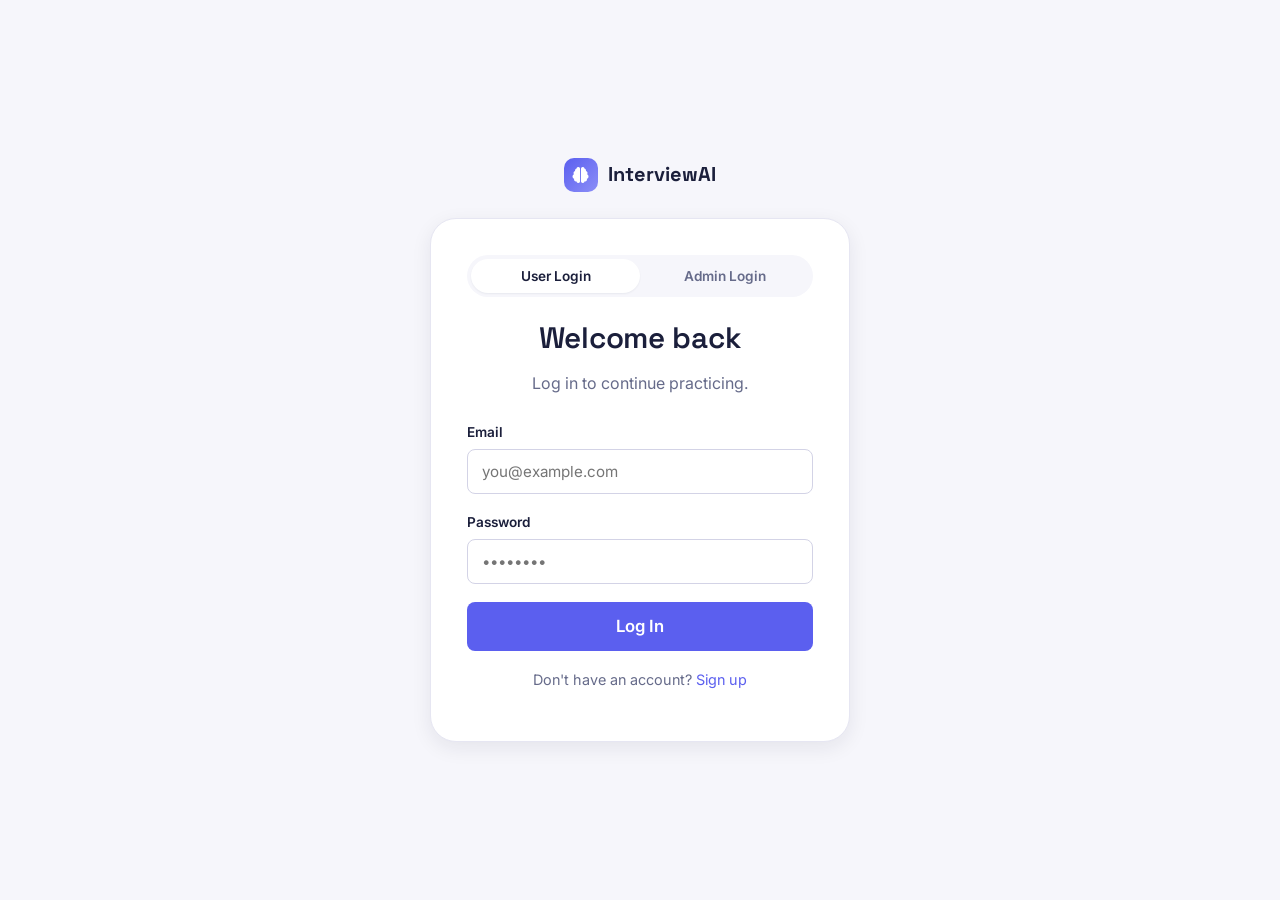
<file: frontend/resume.html>
<!DOCTYPE html>
<html lang="en">
<head>
<meta charset="UTF-8" />
<meta name="viewport" content="width=device-width, initial-scale=1.0" />
<title>Resume — InterviewAI</title>
<link rel="stylesheet" href="assets/css/style.css" />
<link rel="stylesheet" href="https://cdnjs.cloudflare.com/ajax/libs/font-awesome/6.5.2/css/all.min.css" />
<style>
  .dropzone { border:2px dashed var(--border-strong); border-radius: var(--radius-xl); padding:44px 24px; text-align:center; cursor:pointer; transition: all 0.15s ease; }
  .dropzone:hover, .dropzone.dragover { border-color: var(--accent); background: var(--accent-soft); }
  .dropzone i { font-size:2.2rem; color: var(--accent); margin-bottom:12px; }
  .resume-item { border:1px solid var(--border); border-radius: var(--radius-lg); padding:20px; margin-bottom:14px; }
  .resume-item .rh { display:flex; justify-content:space-between; align-items:center; margin-bottom:12px; }
  .tag-list { display:flex; flex-wrap:wrap; gap:6px; margin-top:6px; }
  .info-block { margin-bottom:12px; }
  .info-block .lbl { font-size:0.76rem; font-weight:700; color:var(--text-faint); text-transform:uppercase; letter-spacing:0.03em; margin-bottom:4px; }
</style>
</head>
<body>

<div class="app-shell" id="app-shell-root"></div>

<template id="resume-content-template">
  <div class="grid-2" style="grid-template-columns: 0.9fr 1.1fr; align-items:start;">
    <div class="card">
      <h3 class="mb-8">Upload Resume</h3>
      <p class="text-muted mb-16">PDF or DOCX, up to 5MB. We'll extract your skills, education, projects and experience.</p>
      <div class="dropzone" id="dropzone">
        <i class="fa-solid fa-file-arrow-up"></i>
        <p style="margin:0;font-weight:600;color:var(--text);">Drop your resume here</p>
        <p class="text-muted" style="margin:4px 0 0;font-size:0.85rem;">or click to browse</p>
        <input type="file" id="resume-input" accept=".pdf,.docx" style="display:none;" />
      </div>
      <div id="upload-progress" class="hidden mt-16">
        <div class="loading-block" style="padding:10px 0;"><span class="spinner"></span> Analyzing resume with AI…</div>
      </div>
    </div>

    <div>
      <h3 class="mb-16">Your Resumes</h3>
      <div id="resume-list-wrap"><div class="loading-block"><span class="spinner"></span> Loading…</div></div>
    </div>
  </div>
</template>

<script src="assets/js/api.js"></script>
<script src="assets/js/common.js"></script>
<script src="assets/js/resume.js"></script>
</body>
</html>
</file>
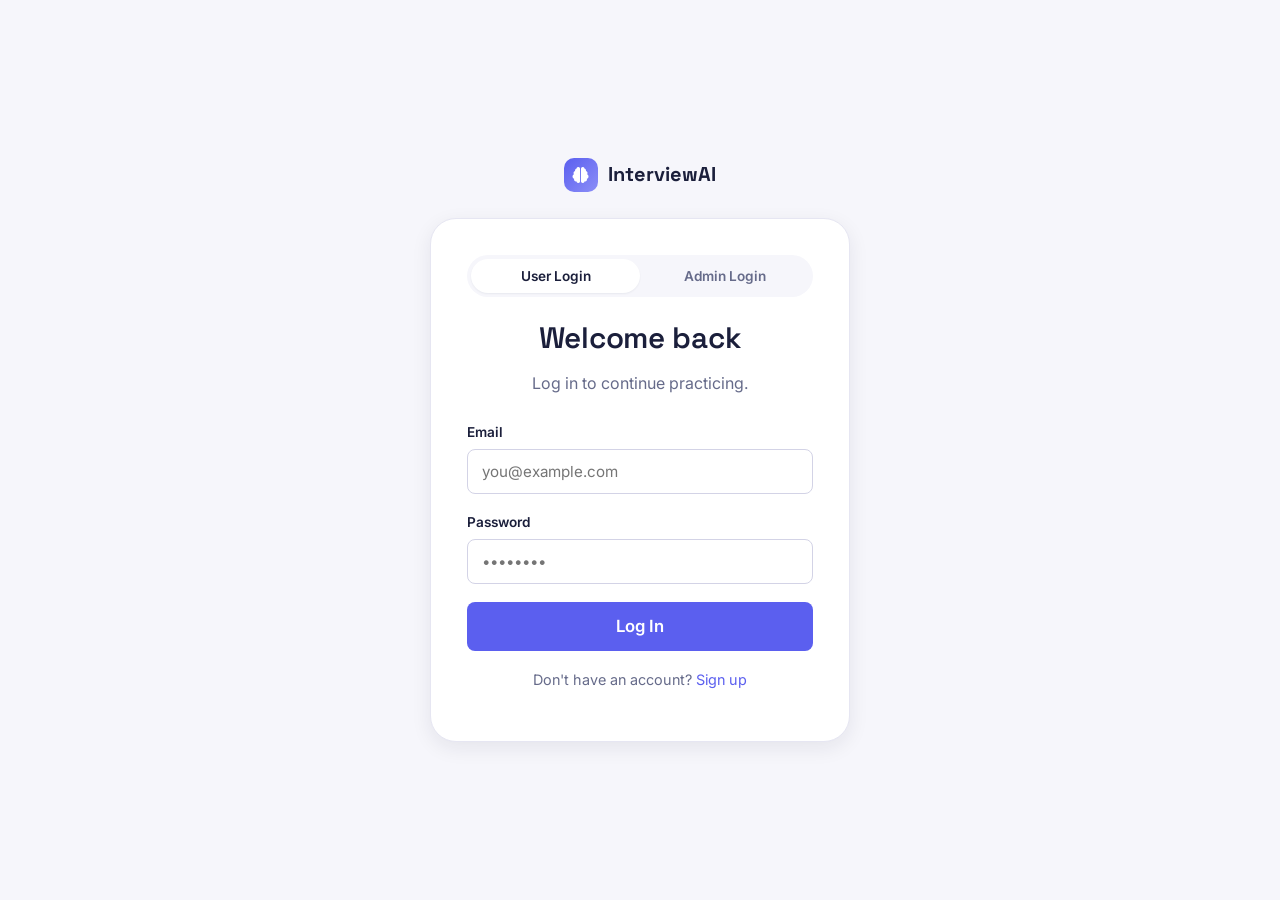
<file: frontend/settings.html>
<!DOCTYPE html>
<html lang="en">
<head>
<meta charset="UTF-8" />
<meta name="viewport" content="width=device-width, initial-scale=1.0" />
<title>Settings — InterviewAI</title>
<link rel="stylesheet" href="assets/css/style.css" />
<link rel="stylesheet" href="https://cdnjs.cloudflare.com/ajax/libs/font-awesome/6.5.2/css/all.min.css" />
<style>
  .theme-options { display:flex; gap:12px; }
  .theme-card { flex:1; border:1.5px solid var(--border-strong); border-radius: var(--radius-md); padding:16px; text-align:center; cursor:pointer; font-weight:600; }
  .theme-card.selected { border-color: var(--accent); background: var(--accent-soft); color: var(--accent-dark); }
</style>
</head>
<body>

<div class="app-shell" id="app-shell-root"></div>

<template id="settings-content-template">
  <div class="grid-2" style="grid-template-columns: 1fr 1fr; align-items:start;">

    <div class="card">
      <h3 class="mb-16">Interview Preferences</h3>
      <form id="preferences-form">
        <div class="field">
          <label for="default_interview_type">Default Interview Type</label>
          <select id="default_interview_type">
            <option value="HR">HR</option>
            <option value="Technical">Technical</option>
            <option value="Behavioral">Behavioral</option>
            <option value="Coding">Coding</option>
            <option value="Resume Based">Resume Based</option>
          </select>
        </div>
        <div class="field">
          <label for="default_difficulty">Default Difficulty</label>
          <select id="default_difficulty">
            <option value="Easy">Easy</option>
            <option value="Medium">Medium</option>
            <option value="Hard">Hard</option>
          </select>
        </div>
        <div class="field">
          <label>Theme</label>
          <div class="theme-options" id="theme-options">
            <div class="theme-card" data-value="light"><i class="fa-solid fa-sun"></i> Light</div>
            <div class="theme-card" data-value="dark"><i class="fa-solid fa-moon"></i> Dark</div>
          </div>
          <div class="hint">Dark mode styling will apply across the app in a future update.</div>
        </div>
        <button type="submit" class="btn btn-primary" id="preferences-save-btn">Save Preferences</button>
      </form>
    </div>

    <div class="card">
      <h3 class="mb-16">Account Settings</h3>
      <form id="password-form">
        <div class="field">
          <label for="current_password">Current Password</label>
          <input type="password" id="current_password" required />
        </div>
        <div class="field">
          <label for="new_password">New Password</label>
          <input type="password" id="new_password" required minlength="6" />
          <div class="hint">At least 6 characters.</div>
        </div>
        <button type="submit" class="btn btn-secondary" id="password-save-btn">Change Password</button>
      </form>

      <div class="mt-24" style="border-top:1px solid var(--border); padding-top:20px;">
        <h4 class="mb-8">Logout</h4>
        <p class="text-muted" style="font-size:0.85rem;">End your current session on this device.</p>
        <button class="btn btn-danger" id="logout-btn">Logout</button>
      </div>
    </div>
  </div>
</template>

<script src="assets/js/api.js"></script>
<script src="assets/js/common.js"></script>
<script src="assets/js/settings.js"></script>
</body>
</html>
</file>
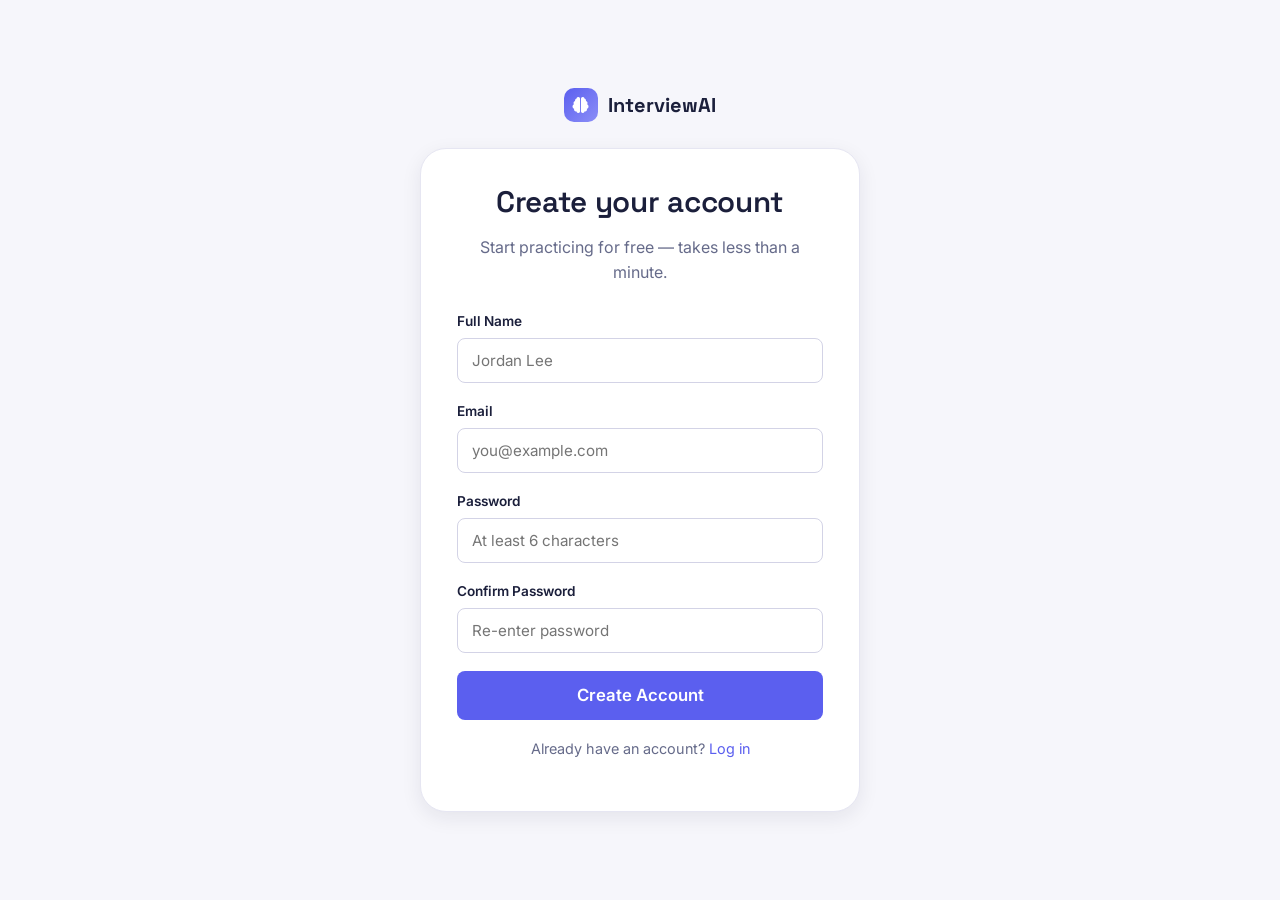
<file: frontend/signup.html>
<!DOCTYPE html>
<html lang="en">
<head>
<meta charset="UTF-8" />
<meta name="viewport" content="width=device-width, initial-scale=1.0" />
<title>Sign Up — InterviewAI</title>
<link rel="stylesheet" href="assets/css/style.css" />
<link rel="stylesheet" href="https://cdnjs.cloudflare.com/ajax/libs/font-awesome/6.5.2/css/all.min.css" />
<style>
  .auth-wrap { min-height: 100vh; display: flex; align-items: center; justify-content: center; padding: 32px 20px; }
  .auth-card { width: 100%; max-width: 440px; }
  .auth-card .brand { justify-content: center; margin-bottom: 26px; }
  .auth-panel { background: var(--surface); border: 1px solid var(--border); border-radius: var(--radius-xl); padding: 36px; box-shadow: var(--shadow-md); }
  .auth-panel h2 { text-align: center; }
  .auth-panel p.sub { text-align: center; margin-bottom: 26px; }
  .auth-switch { text-align: center; margin-top: 18px; font-size: 0.9rem; color: var(--text-muted); }
</style>
</head>
<body>

<div class="auth-wrap">
  <div class="auth-card">
    <a href="index.html" class="brand"><span class="brand-mark"><i class="fa-solid fa-brain"></i></span>InterviewAI</a>
    <div class="auth-panel">
      <h2>Create your account</h2>
      <p class="sub text-muted">Start practicing for free — takes less than a minute.</p>

      <form id="signup-form" novalidate>
        <div class="field">
          <label for="full_name">Full Name</label>
          <input type="text" id="full_name" name="full_name" placeholder="Jordan Lee" required />
          <div class="field-error">Enter your full name.</div>
        </div>
        <div class="field">
          <label for="email">Email</label>
          <input type="email" id="email" name="email" placeholder="you@example.com" required />
          <div class="field-error">Enter a valid email address.</div>
        </div>
        <div class="field">
          <label for="password">Password</label>
          <input type="password" id="password" name="password" placeholder="At least 6 characters" required minlength="6" />
          <div class="field-error">Password must be at least 6 characters.</div>
        </div>
        <div class="field">
          <label for="confirm_password">Confirm Password</label>
          <input type="password" id="confirm_password" name="confirm_password" placeholder="Re-enter password" required />
          <div class="field-error">Passwords do not match.</div>
        </div>
        <button type="submit" class="btn btn-primary btn-block btn-lg" id="signup-submit">
          <span id="signup-submit-label">Create Account</span>
        </button>
      </form>

      <p class="auth-switch">Already have an account? <a href="login.html">Log in</a></p>
    </div>
  </div>
</div>

<script src="assets/js/api.js"></script>
<script src="assets/js/common.js"></script>
<script src="assets/js/auth.js"></script>
</body>
</html>
</file>
<file: frontend/assets/css/style.css>
/* =========================================================================
   InterviewAI — Shared Design System
   Design tokens: deep indigo "ink" surfaces for navigation, a confident
   blue-violet accent reserved for actions & AI moments, teal for scores/
   success, amber used sparingly for highlights. Space Grotesk carries
   headings; Inter carries body & UI text.
   ========================================================================= */

@import url('https://fonts.googleapis.com/css2?family=Space+Grotesk:wght@500;600;700&family=Inter:wght@400;500;600;700&display=swap');

:root {
  /* ---- Color tokens ---- */
  --ink: #161a32;
  --ink-soft: #20254a;
  --paper: #f6f6fb;
  --surface: #ffffff;
  --accent: #5b5fef;
  --accent-dark: #4245c4;
  --accent-soft: #eceafe;
  --teal: #17a398;
  --teal-soft: #e3f6f3;
  --amber: #f2a65a;
  --amber-soft: #fdf1e2;
  --red: #e5484d;
  --red-soft: #fdeceb;
  --text: #1b1f3b;
  --text-muted: #666b8a;
  --text-faint: #9497b3;
  --border: #e6e6f2;
  --border-strong: #d3d3e6;

  /* ---- Type ---- */
  --font-heading: 'Space Grotesk', 'Inter', sans-serif;
  --font-body: 'Inter', -apple-system, BlinkMacSystemFont, sans-serif;

  /* ---- Layout ---- */
  --radius-sm: 8px;
  --radius-md: 12px;
  --radius-lg: 18px;
  --radius-xl: 26px;
  --shadow-sm: 0 1px 2px rgba(22, 26, 50, 0.06);
  --shadow-md: 0 6px 20px rgba(22, 26, 50, 0.08);
  --shadow-lg: 0 16px 40px rgba(22, 26, 50, 0.14);
  --sidebar-width: 260px;
  --topbar-height: 68px;
}

/* ---------------------------------------------------------------------- */
/* Reset & base                                                           */
/* ---------------------------------------------------------------------- */
* { box-sizing: border-box; }
html { -webkit-text-size-adjust: 100%; }
body {
  margin: 0;
  font-family: var(--font-body);
  color: var(--text);
  background: var(--paper);
  line-height: 1.55;
  -webkit-font-smoothing: antialiased;
}
h1, h2, h3, h4, h5 {
  font-family: var(--font-heading);
  font-weight: 600;
  line-height: 1.2;
  margin: 0 0 0.5em;
  color: var(--text);
}
h1 { font-size: 2.5rem; font-weight: 700; letter-spacing: -0.01em; }
h2 { font-size: 1.85rem; letter-spacing: -0.01em; }
h3 { font-size: 1.35rem; }
h4 { font-size: 1.1rem; }
p { margin: 0 0 1em; color: var(--text-muted); max-width: 65ch; }
a { color: var(--accent); text-decoration: none; }
a:hover { text-decoration: underline; }
img { max-width: 100%; display: block; }
ul, ol { padding-left: 1.2em; color: var(--text-muted); }
button { font-family: inherit; }
:focus-visible {
  outline: 2px solid var(--accent);
  outline-offset: 2px;
}
.container {
  max-width: 1180px;
  margin: 0 auto;
  padding: 0 24px;
}

/* ---------------------------------------------------------------------- */
/* Buttons                                                                 */
/* ---------------------------------------------------------------------- */
.btn {
  display: inline-flex;
  align-items: center;
  justify-content: center;
  gap: 8px;
  padding: 12px 22px;
  border-radius: var(--radius-sm);
  border: 1px solid transparent;
  font-size: 0.95rem;
  font-weight: 600;
  cursor: pointer;
  transition: transform 0.12s ease, box-shadow 0.12s ease, background 0.15s ease, border-color 0.15s ease;
  text-decoration: none;
  line-height: 1;
  white-space: nowrap;
}
.btn:hover { text-decoration: none; }
.btn:active { transform: translateY(1px); }
.btn-primary { background: var(--accent); color: #fff; }
.btn-primary:hover { background: var(--accent-dark); box-shadow: var(--shadow-sm); }
.btn-secondary { background: var(--surface); color: var(--text); border-color: var(--border-strong); }
.btn-secondary:hover { border-color: var(--accent); color: var(--accent); }
.btn-ghost { background: transparent; color: var(--text); }
.btn-ghost:hover { background: var(--paper); }
.btn-danger { background: var(--red); color: #fff; }
.btn-danger:hover { background: #c93438; }
.btn-outline-light { background: transparent; color: #fff; border-color: rgba(255,255,255,0.5); }
.btn-outline-light:hover { background: rgba(255,255,255,0.12); }
.btn-sm { padding: 8px 14px; font-size: 0.85rem; }
.btn-lg { padding: 15px 30px; font-size: 1.05rem; }
.btn-block { width: 100%; }
.btn:disabled { opacity: 0.55; cursor: not-allowed; transform: none; }

/* ---------------------------------------------------------------------- */
/* Forms                                                                   */
/* ---------------------------------------------------------------------- */
.field { margin-bottom: 18px; }
.field label {
  display: block;
  font-size: 0.85rem;
  font-weight: 600;
  color: var(--text);
  margin-bottom: 6px;
}
.field .hint { font-size: 0.78rem; color: var(--text-faint); margin-top: 4px; }
input[type="text"], input[type="email"], input[type="password"], input[type="number"],
input[type="search"], select, textarea {
  width: 100%;
  padding: 12px 14px;
  border: 1.5px solid var(--border-strong);
  border-radius: var(--radius-sm);
  font-size: 0.95rem;
  font-family: inherit;
  color: var(--text);
  background: var(--surface);
  transition: border-color 0.15s ease, box-shadow 0.15s ease;
}
input:focus, select:focus, textarea:focus {
  outline: none;
  border-color: var(--accent);
  box-shadow: 0 0 0 3px var(--accent-soft);
}
textarea { resize: vertical; min-height: 110px; line-height: 1.5; }
.field-error { color: var(--red); font-size: 0.8rem; margin-top: 6px; display: none; }
.field.has-error input, .field.has-error textarea, .field.has-error select { border-color: var(--red); }
.field.has-error .field-error { display: block; }
.input-row { display: flex; gap: 14px; flex-wrap: wrap; }
.input-row > .field { flex: 1; min-width: 200px; }
.radio-cards { display: grid; grid-template-columns: repeat(auto-fit, minmax(140px, 1fr)); gap: 10px; }
.radio-card {
  border: 1.5px solid var(--border-strong);
  border-radius: var(--radius-md);
  padding: 14px;
  cursor: pointer;
  text-align: center;
  font-weight: 600;
  font-size: 0.9rem;
  color: var(--text-muted);
  transition: all 0.15s ease;
  background: var(--surface);
}
.radio-card:hover { border-color: var(--accent); color: var(--text); }
.radio-card.selected { border-color: var(--accent); background: var(--accent-soft); color: var(--accent-dark); }

/* ---------------------------------------------------------------------- */
/* Public navbar                                                          */
/* ---------------------------------------------------------------------- */
.public-nav {
  position: sticky;
  top: 0;
  z-index: 50;
  background: rgba(246, 246, 251, 0.85);
  backdrop-filter: blur(10px);
  border-bottom: 1px solid var(--border);
}
.public-nav .nav-inner {
  max-width: 1180px;
  margin: 0 auto;
  padding: 16px 24px;
  display: flex;
  align-items: center;
  justify-content: space-between;
  gap: 24px;
}
.brand {
  display: flex;
  align-items: center;
  gap: 10px;
  font-family: var(--font-heading);
  font-weight: 700;
  font-size: 1.25rem;
  color: var(--text);
}
.brand .brand-mark {
  width: 34px; height: 34px;
  border-radius: 10px;
  background: linear-gradient(135deg, var(--accent), #8b8ef7);
  display: flex; align-items: center; justify-content: center;
  color: #fff; font-size: 1rem;
}
.nav-links { display: flex; align-items: center; gap: 28px; list-style: none; margin: 0; padding: 0; }
.nav-links a { color: var(--text-muted); font-weight: 500; font-size: 0.94rem; }
.nav-links a:hover { color: var(--text); text-decoration: none; }
.nav-actions { display: flex; align-items: center; gap: 12px; }
.nav-toggle {
  display: none;
  background: none; border: none; cursor: pointer;
  font-size: 1.4rem; color: var(--text);
}

/* ---------------------------------------------------------------------- */
/* App shell (sidebar + topbar) for logged-in pages                       */
/* ---------------------------------------------------------------------- */
.app-shell { display: flex; min-height: 100vh; }
.sidebar {
  width: var(--sidebar-width);
  background: var(--ink);
  color: #dcdcf5;
  flex-shrink: 0;
  display: flex;
  flex-direction: column;
  position: fixed;
  top: 0; left: 0; bottom: 0;
  z-index: 60;
  transition: transform 0.2s ease;
}
.sidebar .brand { color: #fff; padding: 22px 22px 18px; }
.sidebar-nav { flex: 1; padding: 10px 14px; overflow-y: auto; }
.sidebar-nav a {
  display: flex;
  align-items: center;
  gap: 12px;
  padding: 11px 14px;
  border-radius: var(--radius-sm);
  color: #b7b9dd;
  font-size: 0.92rem;
  font-weight: 500;
  margin-bottom: 2px;
  transition: background 0.15s ease, color 0.15s ease;
}
.sidebar-nav a i { width: 18px; text-align: center; font-size: 0.95rem; }
.sidebar-nav a:hover { background: var(--ink-soft); color: #fff; text-decoration: none; }
.sidebar-nav a.active { background: var(--accent); color: #fff; }
.sidebar-foot { padding: 16px 22px 22px; border-top: 1px solid rgba(255,255,255,0.08); }
.sidebar-foot .user-chip { display: flex; align-items: center; gap: 10px; margin-bottom: 12px; }
.avatar {
  width: 38px; height: 38px; border-radius: 50%;
  background: var(--accent-soft); color: var(--accent-dark);
  display: flex; align-items: center; justify-content: center;
  font-weight: 700; font-size: 0.95rem; flex-shrink: 0;
}
.avatar-dark { background: rgba(255,255,255,0.12); color: #fff; }
.user-chip .name { font-size: 0.88rem; font-weight: 600; color: #fff; }
.user-chip .email { font-size: 0.75rem; color: #9294bd; }

.main-area { flex: 1; margin-left: var(--sidebar-width); min-width: 0; }
.topbar {
  height: var(--topbar-height);
  background: var(--surface);
  border-bottom: 1px solid var(--border);
  display: flex; align-items: center; justify-content: space-between;
  padding: 0 28px;
  position: sticky; top: 0; z-index: 40;
}
.topbar h1 { font-size: 1.3rem; margin: 0; }
.sidebar-toggle { display: none; background: none; border: none; font-size: 1.3rem; cursor: pointer; color: var(--text); }
.page-content { padding: 28px; max-width: 1280px; }
.sidebar-overlay {
  display: none;
  position: fixed; inset: 0; background: rgba(22,26,50,0.5); z-index: 55;
}
.sidebar-overlay.show { display: block; }

/* ---------------------------------------------------------------------- */
/* Cards, stats, badges                                                    */
/* ---------------------------------------------------------------------- */
.card {
  background: var(--surface);
  border: 1px solid var(--border);
  border-radius: var(--radius-lg);
  padding: 24px;
}
.card-flush { padding: 0; overflow: hidden; }
.stat-grid { display: grid; grid-template-columns: repeat(auto-fit, minmax(200px, 1fr)); gap: 16px; }
.stat-card {
  background: var(--surface);
  border: 1px solid var(--border);
  border-radius: var(--radius-lg);
  padding: 20px 22px;
}
.stat-card .stat-label { font-size: 0.82rem; color: var(--text-muted); font-weight: 500; margin-bottom: 8px; }
.stat-card .stat-value { font-family: var(--font-heading); font-size: 2rem; font-weight: 700; color: var(--text); }
.stat-card .stat-sub { font-size: 0.78rem; color: var(--text-faint); margin-top: 4px; }
.stat-card.accent { border-color: var(--accent); background: var(--accent-soft); }
.stat-card.accent .stat-value { color: var(--accent-dark); }

.badge {
  display: inline-flex; align-items: center; gap: 5px;
  padding: 4px 11px; border-radius: 999px;
  font-size: 0.76rem; font-weight: 600;
}
.badge-teal { background: var(--teal-soft); color: #0d7a70; }
.badge-amber { background: var(--amber-soft); color: #a35c14; }
.badge-red { background: var(--red-soft); color: #b1272b; }
.badge-neutral { background: var(--paper); color: var(--text-muted); border: 1px solid var(--border); }
.badge-accent { background: var(--accent-soft); color: var(--accent-dark); }

/* ---------------------------------------------------------------------- */
/* Tables                                                                   */
/* ---------------------------------------------------------------------- */
.table-wrap { overflow-x: auto; border: 1px solid var(--border); border-radius: var(--radius-lg); }
table { width: 100%; border-collapse: collapse; min-width: 560px; }
thead th {
  text-align: left; font-size: 0.78rem; font-weight: 600; color: var(--text-muted);
  padding: 14px 18px; background: var(--paper); border-bottom: 1px solid var(--border);
  white-space: nowrap;
}
tbody td { padding: 14px 18px; font-size: 0.9rem; border-bottom: 1px solid var(--border); color: var(--text); }
tbody tr:last-child td { border-bottom: none; }
tbody tr:hover { background: var(--paper); }

/* ---------------------------------------------------------------------- */
/* Progress bar, timer                                                     */
/* ---------------------------------------------------------------------- */
.progress-track {
  height: 8px; background: var(--border); border-radius: 999px; overflow: hidden;
}
.progress-fill { height: 100%; background: var(--accent); border-radius: 999px; transition: width 0.3s ease; }
.progress-fill.teal { background: var(--teal); }
.timer-pill {
  display: inline-flex; align-items: center; gap: 6px;
  background: var(--ink); color: #fff;
  padding: 7px 14px; border-radius: 999px; font-weight: 600; font-size: 0.88rem;
  font-variant-numeric: tabular-nums;
}
.timer-pill.warn { background: var(--red); }

/* ---------------------------------------------------------------------- */
/* Tabs                                                                     */
/* ---------------------------------------------------------------------- */
.tabs { display: flex; gap: 6px; border-bottom: 1px solid var(--border); margin-bottom: 22px; overflow-x: auto; }
.tab-btn {
  background: none; border: none; padding: 11px 16px; font-size: 0.9rem; font-weight: 600;
  color: var(--text-muted); cursor: pointer; border-bottom: 2px solid transparent; white-space: nowrap;
}
.tab-btn.active { color: var(--accent-dark); border-color: var(--accent); }

/* ---------------------------------------------------------------------- */
/* Toasts                                                                   */
/* ---------------------------------------------------------------------- */
#toast-container {
  position: fixed; top: 20px; right: 20px; z-index: 200;
  display: flex; flex-direction: column; gap: 10px; max-width: 340px;
}
.toast {
  background: var(--ink); color: #fff; padding: 14px 18px; border-radius: var(--radius-md);
  box-shadow: var(--shadow-lg); font-size: 0.88rem; display: flex; gap: 10px; align-items: flex-start;
  animation: toast-in 0.2s ease;
}
.toast.success { background: #0e7a6d; }
.toast.error { background: var(--red); }
.toast.info { background: var(--ink); }
@keyframes toast-in { from { opacity: 0; transform: translateY(-8px); } to { opacity: 1; transform: translateY(0); } }

/* ---------------------------------------------------------------------- */
/* Modal                                                                    */
/* ---------------------------------------------------------------------- */
.modal-backdrop {
  position: fixed; inset: 0; background: rgba(22,26,50,0.55);
  display: none; align-items: center; justify-content: center; z-index: 150; padding: 20px;
}
.modal-backdrop.show { display: flex; }
.modal {
  background: var(--surface); border-radius: var(--radius-lg); padding: 28px;
  max-width: 440px; width: 100%; box-shadow: var(--shadow-lg);
}
.modal h3 { margin-bottom: 10px; }
.modal-actions { display: flex; justify-content: flex-end; gap: 10px; margin-top: 22px; }

/* ---------------------------------------------------------------------- */
/* Loading / empty / error states                                          */
/* ---------------------------------------------------------------------- */
.spinner {
  width: 22px; height: 22px; border: 3px solid var(--border); border-top-color: var(--accent);
  border-radius: 50%; animation: spin 0.7s linear infinite;
}
@keyframes spin { to { transform: rotate(360deg); } }
.loading-block { display: flex; align-items: center; justify-content: center; gap: 10px; padding: 60px 0; color: var(--text-muted); }
.empty-state { text-align: center; padding: 60px 24px; color: var(--text-muted); }
.empty-state i { font-size: 2.2rem; color: var(--text-faint); margin-bottom: 14px; display: block; }
.empty-state h3 { color: var(--text); }
.error-state { background: var(--red-soft); border: 1px solid #f3c1c2; color: #a5262a; padding: 16px 18px; border-radius: var(--radius-md); font-size: 0.9rem; }

/* ---------------------------------------------------------------------- */
/* Utility                                                                  */
/* ---------------------------------------------------------------------- */
.flex { display: flex; }
.flex-between { display: flex; align-items: center; justify-content: space-between; }
.flex-center { display: flex; align-items: center; justify-content: center; }
.gap-8 { gap: 8px; } .gap-12 { gap: 12px; } .gap-16 { gap: 16px; } .gap-24 { gap: 24px; }
.mt-8 { margin-top: 8px; } .mt-16 { margin-top: 16px; } .mt-24 { margin-top: 24px; } .mt-32 { margin-top: 32px; }
.mb-8 { margin-bottom: 8px; } .mb-16 { margin-bottom: 16px; } .mb-24 { margin-bottom: 24px; }
.text-muted { color: var(--text-muted); }
.text-center { text-align: center; }
.section { padding: 88px 0; }
.grid-2 { display: grid; grid-template-columns: 1fr 1fr; gap: 24px; }
.grid-3 { display: grid; grid-template-columns: repeat(3, 1fr); gap: 20px; }
.hidden { display: none !important; }

/* ---------------------------------------------------------------------- */
/* Responsive                                                               */
/* ---------------------------------------------------------------------- */
@media (max-width: 980px) {
  .grid-2, .grid-3 { grid-template-columns: 1fr; }
  .nav-links { display: none; }
  .nav-toggle { display: block; }
}
@media (max-width: 900px) {
  .sidebar { transform: translateX(-100%); }
  .sidebar.open { transform: translateX(0); }
  .main-area { margin-left: 0; }
  .sidebar-toggle { display: block; }
  h1 { font-size: 2rem; }
}
@media (max-width: 640px) {
  .page-content { padding: 18px; }
  .topbar { padding: 0 16px; }
  .container { padding: 0 16px; }
  table { min-width: 480px; }
  .stat-card .stat-value { font-size: 1.6rem; }
}
</file>
